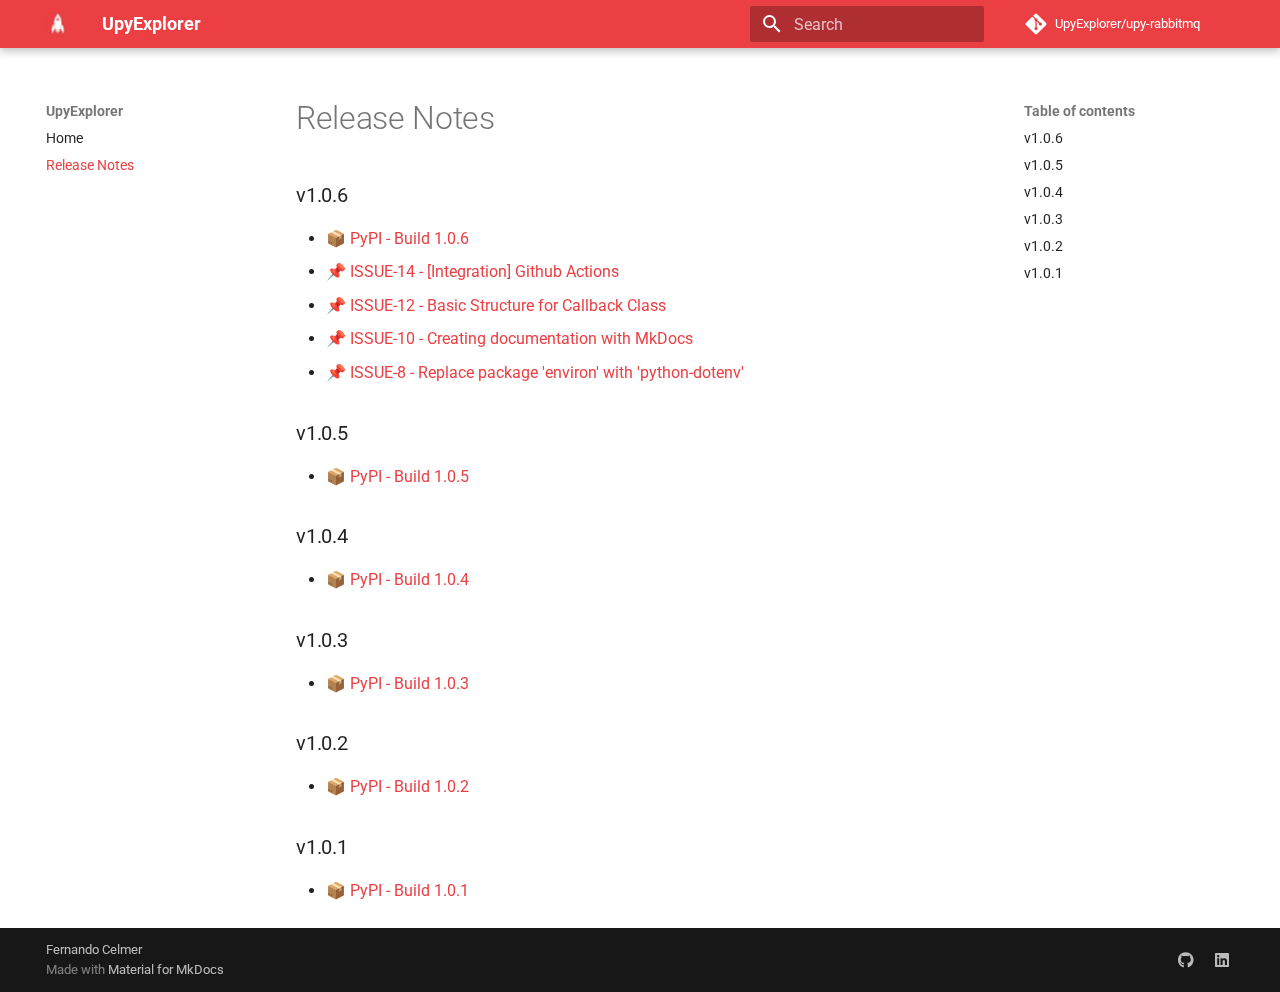
<file: nav/release-notes/index.html>
<!doctype html>
<html lang="en" class="no-js">
  <head>
    
      <meta charset="utf-8">
      <meta name="viewport" content="width=device-width,initial-scale=1">
      
      
      
        <link rel="canonical" href="http://upyexplorer.com/nav/release-notes/">
      
      
        <link rel="prev" href="../..">
      
      
      <link rel="icon" href="../../assets/upy-explorer-icon.jpeg">
      <meta name="generator" content="mkdocs-1.4.2, mkdocs-material-9.1.8">
    
    
      
        <title>Release Notes - UpyExplorer</title>
      
    
    
      <link rel="stylesheet" href="../../assets/stylesheets/main.ded33207.min.css">
      
      

    
    
    
      
        
        
        <link rel="preconnect" href="https://fonts.gstatic.com" crossorigin>
        <link rel="stylesheet" href="https://fonts.googleapis.com/css?family=Roboto:300,300i,400,400i,700,700i%7CRoboto+Mono:400,400i,700,700i&display=fallback">
        <style>:root{--md-text-font:"Roboto";--md-code-font:"Roboto Mono"}</style>
      
    
    
      <link rel="stylesheet" href="../../stylesheets/extra.css">
    
    <script>__md_scope=new URL("../..",location),__md_hash=e=>[...e].reduce((e,_)=>(e<<5)-e+_.charCodeAt(0),0),__md_get=(e,_=localStorage,t=__md_scope)=>JSON.parse(_.getItem(t.pathname+"."+e)),__md_set=(e,_,t=localStorage,a=__md_scope)=>{try{t.setItem(a.pathname+"."+e,JSON.stringify(_))}catch(e){}}</script>
    
      

    
    
    
  </head>
  
  
    <body dir="ltr">
  
    
    
      <script>var palette=__md_get("__palette");if(palette&&"object"==typeof palette.color)for(var key of Object.keys(palette.color))document.body.setAttribute("data-md-color-"+key,palette.color[key])</script>
    
    <input class="md-toggle" data-md-toggle="drawer" type="checkbox" id="__drawer" autocomplete="off">
    <input class="md-toggle" data-md-toggle="search" type="checkbox" id="__search" autocomplete="off">
    <label class="md-overlay" for="__drawer"></label>
    <div data-md-component="skip">
      
        
        <a href="#release-notes" class="md-skip">
          Skip to content
        </a>
      
    </div>
    <div data-md-component="announce">
      
    </div>
    
    
      

  

<header class="md-header md-header--shadow" data-md-component="header">
  <nav class="md-header__inner md-grid" aria-label="Header">
    <a href="../.." title="UpyExplorer" class="md-header__button md-logo" aria-label="UpyExplorer" data-md-component="logo">
      
  <img src="../../assets/upy-explorer-icon.jpeg" alt="logo">

    </a>
    <label class="md-header__button md-icon" for="__drawer">
      <svg xmlns="http://www.w3.org/2000/svg" viewBox="0 0 24 24"><path d="M3 6h18v2H3V6m0 5h18v2H3v-2m0 5h18v2H3v-2Z"/></svg>
    </label>
    <div class="md-header__title" data-md-component="header-title">
      <div class="md-header__ellipsis">
        <div class="md-header__topic">
          <span class="md-ellipsis">
            UpyExplorer
          </span>
        </div>
        <div class="md-header__topic" data-md-component="header-topic">
          <span class="md-ellipsis">
            
              Release Notes
            
          </span>
        </div>
      </div>
    </div>
    
    
    
      <label class="md-header__button md-icon" for="__search">
        <svg xmlns="http://www.w3.org/2000/svg" viewBox="0 0 24 24"><path d="M9.5 3A6.5 6.5 0 0 1 16 9.5c0 1.61-.59 3.09-1.56 4.23l.27.27h.79l5 5-1.5 1.5-5-5v-.79l-.27-.27A6.516 6.516 0 0 1 9.5 16 6.5 6.5 0 0 1 3 9.5 6.5 6.5 0 0 1 9.5 3m0 2C7 5 5 7 5 9.5S7 14 9.5 14 14 12 14 9.5 12 5 9.5 5Z"/></svg>
      </label>
      <div class="md-search" data-md-component="search" role="dialog">
  <label class="md-search__overlay" for="__search"></label>
  <div class="md-search__inner" role="search">
    <form class="md-search__form" name="search">
      <input type="text" class="md-search__input" name="query" aria-label="Search" placeholder="Search" autocapitalize="off" autocorrect="off" autocomplete="off" spellcheck="false" data-md-component="search-query" required>
      <label class="md-search__icon md-icon" for="__search">
        <svg xmlns="http://www.w3.org/2000/svg" viewBox="0 0 24 24"><path d="M9.5 3A6.5 6.5 0 0 1 16 9.5c0 1.61-.59 3.09-1.56 4.23l.27.27h.79l5 5-1.5 1.5-5-5v-.79l-.27-.27A6.516 6.516 0 0 1 9.5 16 6.5 6.5 0 0 1 3 9.5 6.5 6.5 0 0 1 9.5 3m0 2C7 5 5 7 5 9.5S7 14 9.5 14 14 12 14 9.5 12 5 9.5 5Z"/></svg>
        <svg xmlns="http://www.w3.org/2000/svg" viewBox="0 0 24 24"><path d="M20 11v2H8l5.5 5.5-1.42 1.42L4.16 12l7.92-7.92L13.5 5.5 8 11h12Z"/></svg>
      </label>
      <nav class="md-search__options" aria-label="Search">
        
        <button type="reset" class="md-search__icon md-icon" title="Clear" aria-label="Clear" tabindex="-1">
          <svg xmlns="http://www.w3.org/2000/svg" viewBox="0 0 24 24"><path d="M19 6.41 17.59 5 12 10.59 6.41 5 5 6.41 10.59 12 5 17.59 6.41 19 12 13.41 17.59 19 19 17.59 13.41 12 19 6.41Z"/></svg>
        </button>
      </nav>
      
    </form>
    <div class="md-search__output">
      <div class="md-search__scrollwrap" data-md-scrollfix>
        <div class="md-search-result" data-md-component="search-result">
          <div class="md-search-result__meta">
            Initializing search
          </div>
          <ol class="md-search-result__list" role="presentation"></ol>
        </div>
      </div>
    </div>
  </div>
</div>
    
    
      <div class="md-header__source">
        <a href="https://github.com/UpyExplorer/upy-rabbitmq" title="Go to repository" class="md-source" data-md-component="source">
  <div class="md-source__icon md-icon">
    
    <svg xmlns="http://www.w3.org/2000/svg" viewBox="0 0 448 512"><!--! Font Awesome Free 6.4.0 by @fontawesome - https://fontawesome.com License - https://fontawesome.com/license/free (Icons: CC BY 4.0, Fonts: SIL OFL 1.1, Code: MIT License) Copyright 2023 Fonticons, Inc.--><path d="M439.55 236.05 244 40.45a28.87 28.87 0 0 0-40.81 0l-40.66 40.63 51.52 51.52c27.06-9.14 52.68 16.77 43.39 43.68l49.66 49.66c34.23-11.8 61.18 31 35.47 56.69-26.49 26.49-70.21-2.87-56-37.34L240.22 199v121.85c25.3 12.54 22.26 41.85 9.08 55a34.34 34.34 0 0 1-48.55 0c-17.57-17.6-11.07-46.91 11.25-56v-123c-20.8-8.51-24.6-30.74-18.64-45L142.57 101 8.45 235.14a28.86 28.86 0 0 0 0 40.81l195.61 195.6a28.86 28.86 0 0 0 40.8 0l194.69-194.69a28.86 28.86 0 0 0 0-40.81z"/></svg>
  </div>
  <div class="md-source__repository">
    UpyExplorer/upy-rabbitmq
  </div>
</a>
      </div>
    
  </nav>
  
</header>
    
    <div class="md-container" data-md-component="container">
      
      
        
          
        
      
      <main class="md-main" data-md-component="main">
        <div class="md-main__inner md-grid">
          
            
              
              <div class="md-sidebar md-sidebar--primary" data-md-component="sidebar" data-md-type="navigation" >
                <div class="md-sidebar__scrollwrap">
                  <div class="md-sidebar__inner">
                    


<nav class="md-nav md-nav--primary" aria-label="Navigation" data-md-level="0">
  <label class="md-nav__title" for="__drawer">
    <a href="../.." title="UpyExplorer" class="md-nav__button md-logo" aria-label="UpyExplorer" data-md-component="logo">
      
  <img src="../../assets/upy-explorer-icon.jpeg" alt="logo">

    </a>
    UpyExplorer
  </label>
  
    <div class="md-nav__source">
      <a href="https://github.com/UpyExplorer/upy-rabbitmq" title="Go to repository" class="md-source" data-md-component="source">
  <div class="md-source__icon md-icon">
    
    <svg xmlns="http://www.w3.org/2000/svg" viewBox="0 0 448 512"><!--! Font Awesome Free 6.4.0 by @fontawesome - https://fontawesome.com License - https://fontawesome.com/license/free (Icons: CC BY 4.0, Fonts: SIL OFL 1.1, Code: MIT License) Copyright 2023 Fonticons, Inc.--><path d="M439.55 236.05 244 40.45a28.87 28.87 0 0 0-40.81 0l-40.66 40.63 51.52 51.52c27.06-9.14 52.68 16.77 43.39 43.68l49.66 49.66c34.23-11.8 61.18 31 35.47 56.69-26.49 26.49-70.21-2.87-56-37.34L240.22 199v121.85c25.3 12.54 22.26 41.85 9.08 55a34.34 34.34 0 0 1-48.55 0c-17.57-17.6-11.07-46.91 11.25-56v-123c-20.8-8.51-24.6-30.74-18.64-45L142.57 101 8.45 235.14a28.86 28.86 0 0 0 0 40.81l195.61 195.6a28.86 28.86 0 0 0 40.8 0l194.69-194.69a28.86 28.86 0 0 0 0-40.81z"/></svg>
  </div>
  <div class="md-source__repository">
    UpyExplorer/upy-rabbitmq
  </div>
</a>
    </div>
  
  <ul class="md-nav__list" data-md-scrollfix>
    
      
      
      

  
  
  
    <li class="md-nav__item">
      <a href="../.." class="md-nav__link">
        Home
      </a>
    </li>
  

    
      
      
      

  
  
    
  
  
    <li class="md-nav__item md-nav__item--active">
      
      <input class="md-nav__toggle md-toggle" type="checkbox" id="__toc">
      
      
        
      
      
        <label class="md-nav__link md-nav__link--active" for="__toc">
          Release Notes
          <span class="md-nav__icon md-icon"></span>
        </label>
      
      <a href="./" class="md-nav__link md-nav__link--active">
        Release Notes
      </a>
      
        

<nav class="md-nav md-nav--secondary" aria-label="Table of contents">
  
  
  
    
  
  
    <label class="md-nav__title" for="__toc">
      <span class="md-nav__icon md-icon"></span>
      Table of contents
    </label>
    <ul class="md-nav__list" data-md-component="toc" data-md-scrollfix>
      
        <li class="md-nav__item">
  <a href="#v106" class="md-nav__link">
    v1.0.6
  </a>
  
</li>
      
        <li class="md-nav__item">
  <a href="#v105" class="md-nav__link">
    v1.0.5
  </a>
  
</li>
      
        <li class="md-nav__item">
  <a href="#v104" class="md-nav__link">
    v1.0.4
  </a>
  
</li>
      
        <li class="md-nav__item">
  <a href="#v103" class="md-nav__link">
    v1.0.3
  </a>
  
</li>
      
        <li class="md-nav__item">
  <a href="#v102" class="md-nav__link">
    v1.0.2
  </a>
  
</li>
      
        <li class="md-nav__item">
  <a href="#v101" class="md-nav__link">
    v1.0.1
  </a>
  
</li>
      
    </ul>
  
</nav>
      
    </li>
  

    
  </ul>
</nav>
                  </div>
                </div>
              </div>
            
            
              
              <div class="md-sidebar md-sidebar--secondary" data-md-component="sidebar" data-md-type="toc" >
                <div class="md-sidebar__scrollwrap">
                  <div class="md-sidebar__inner">
                    

<nav class="md-nav md-nav--secondary" aria-label="Table of contents">
  
  
  
    
  
  
    <label class="md-nav__title" for="__toc">
      <span class="md-nav__icon md-icon"></span>
      Table of contents
    </label>
    <ul class="md-nav__list" data-md-component="toc" data-md-scrollfix>
      
        <li class="md-nav__item">
  <a href="#v106" class="md-nav__link">
    v1.0.6
  </a>
  
</li>
      
        <li class="md-nav__item">
  <a href="#v105" class="md-nav__link">
    v1.0.5
  </a>
  
</li>
      
        <li class="md-nav__item">
  <a href="#v104" class="md-nav__link">
    v1.0.4
  </a>
  
</li>
      
        <li class="md-nav__item">
  <a href="#v103" class="md-nav__link">
    v1.0.3
  </a>
  
</li>
      
        <li class="md-nav__item">
  <a href="#v102" class="md-nav__link">
    v1.0.2
  </a>
  
</li>
      
        <li class="md-nav__item">
  <a href="#v101" class="md-nav__link">
    v1.0.1
  </a>
  
</li>
      
    </ul>
  
</nav>
                  </div>
                </div>
              </div>
            
          
          
            <div class="md-content" data-md-component="content">
              <article class="md-content__inner md-typeset">
                
                  

  
  


<h1 id="release-notes">Release Notes</h1>
<h3 id="v106">v1.0.6</h3>
<ul>
<li><a href="https://github.com/UpyExplorer/upy-rabbitmq/releases/tag/v1.0.6">📦 PyPI - Build 1.0.6</a></li>
<li><a href="https://github.com/UpyExplorer/upy-rabbitmq/issues/14">📌 ISSUE-14 - [Integration] Github Actions</a></li>
<li><a href="https://github.com/UpyExplorer/upy-rabbitmq/issues/12">📌 ISSUE-12 - Basic Structure for Callback Class</a></li>
<li><a href="https://github.com/UpyExplorer/upy-rabbitmq/issues/10">📌 ISSUE-10 - Creating documentation with MkDocs</a></li>
<li><a href="https://github.com/UpyExplorer/upy-rabbitmq/issues/8">📌 ISSUE-8 - Replace package 'environ' with 'python-dotenv'</a></li>
</ul>
<h3 id="v105">v1.0.5</h3>
<ul>
<li><a href="https://pypi.org/project/upy-rabbitmq/0.0.5/">📦 PyPI - Build 1.0.5</a></li>
</ul>
<h3 id="v104">v1.0.4</h3>
<ul>
<li><a href="https://pypi.org/project/upy-rabbitmq/0.0.4/">📦 PyPI - Build 1.0.4</a></li>
</ul>
<h3 id="v103">v1.0.3</h3>
<ul>
<li><a href="https://pypi.org/project/upy-rabbitmq/0.0.3/">📦 PyPI - Build 1.0.3</a></li>
</ul>
<h3 id="v102">v1.0.2</h3>
<ul>
<li><a href="https://pypi.org/project/upy-rabbitmq/0.0.2/">📦 PyPI - Build 1.0.2</a></li>
</ul>
<h3 id="v101">v1.0.1</h3>
<ul>
<li><a href="https://pypi.org/project/upy-rabbitmq/0.0.1/">📦 PyPI - Build 1.0.1</a></li>
</ul>





                
              </article>
            </div>
          
          
        </div>
        
      </main>
      
        <footer class="md-footer">
  
  <div class="md-footer-meta md-typeset">
    <div class="md-footer-meta__inner md-grid">
      <div class="md-copyright">
  
    <div class="md-copyright__highlight">
      Fernando Celmer
    </div>
  
  
    Made with
    <a href="https://squidfunk.github.io/mkdocs-material/" target="_blank" rel="noopener">
      Material for MkDocs
    </a>
  
</div>
      
        <div class="md-social">
  
    
    
    
    
      
      
    
    <a href="https://github.com/FernandoCelmer" target="_blank" rel="noopener" title="github.com" class="md-social__link">
      <svg xmlns="http://www.w3.org/2000/svg" viewBox="0 0 496 512"><!--! Font Awesome Free 6.4.0 by @fontawesome - https://fontawesome.com License - https://fontawesome.com/license/free (Icons: CC BY 4.0, Fonts: SIL OFL 1.1, Code: MIT License) Copyright 2023 Fonticons, Inc.--><path d="M165.9 397.4c0 2-2.3 3.6-5.2 3.6-3.3.3-5.6-1.3-5.6-3.6 0-2 2.3-3.6 5.2-3.6 3-.3 5.6 1.3 5.6 3.6zm-31.1-4.5c-.7 2 1.3 4.3 4.3 4.9 2.6 1 5.6 0 6.2-2s-1.3-4.3-4.3-5.2c-2.6-.7-5.5.3-6.2 2.3zm44.2-1.7c-2.9.7-4.9 2.6-4.6 4.9.3 2 2.9 3.3 5.9 2.6 2.9-.7 4.9-2.6 4.6-4.6-.3-1.9-3-3.2-5.9-2.9zM244.8 8C106.1 8 0 113.3 0 252c0 110.9 69.8 205.8 169.5 239.2 12.8 2.3 17.3-5.6 17.3-12.1 0-6.2-.3-40.4-.3-61.4 0 0-70 15-84.7-29.8 0 0-11.4-29.1-27.8-36.6 0 0-22.9-15.7 1.6-15.4 0 0 24.9 2 38.6 25.8 21.9 38.6 58.6 27.5 72.9 20.9 2.3-16 8.8-27.1 16-33.7-55.9-6.2-112.3-14.3-112.3-110.5 0-27.5 7.6-41.3 23.6-58.9-2.6-6.5-11.1-33.3 2.6-67.9 20.9-6.5 69 27 69 27 20-5.6 41.5-8.5 62.8-8.5s42.8 2.9 62.8 8.5c0 0 48.1-33.6 69-27 13.7 34.7 5.2 61.4 2.6 67.9 16 17.7 25.8 31.5 25.8 58.9 0 96.5-58.9 104.2-114.8 110.5 9.2 7.9 17 22.9 17 46.4 0 33.7-.3 75.4-.3 83.6 0 6.5 4.6 14.4 17.3 12.1C428.2 457.8 496 362.9 496 252 496 113.3 383.5 8 244.8 8zM97.2 352.9c-1.3 1-1 3.3.7 5.2 1.6 1.6 3.9 2.3 5.2 1 1.3-1 1-3.3-.7-5.2-1.6-1.6-3.9-2.3-5.2-1zm-10.8-8.1c-.7 1.3.3 2.9 2.3 3.9 1.6 1 3.6.7 4.3-.7.7-1.3-.3-2.9-2.3-3.9-2-.6-3.6-.3-4.3.7zm32.4 35.6c-1.6 1.3-1 4.3 1.3 6.2 2.3 2.3 5.2 2.6 6.5 1 1.3-1.3.7-4.3-1.3-6.2-2.2-2.3-5.2-2.6-6.5-1zm-11.4-14.7c-1.6 1-1.6 3.6 0 5.9 1.6 2.3 4.3 3.3 5.6 2.3 1.6-1.3 1.6-3.9 0-6.2-1.4-2.3-4-3.3-5.6-2z"/></svg>
    </a>
  
    
    
    
    
      
      
    
    <a href="https://www.linkedin.com/in/fernando-celmer/" target="_blank" rel="noopener" title="www.linkedin.com" class="md-social__link">
      <svg xmlns="http://www.w3.org/2000/svg" viewBox="0 0 448 512"><!--! Font Awesome Free 6.4.0 by @fontawesome - https://fontawesome.com License - https://fontawesome.com/license/free (Icons: CC BY 4.0, Fonts: SIL OFL 1.1, Code: MIT License) Copyright 2023 Fonticons, Inc.--><path d="M416 32H31.9C14.3 32 0 46.5 0 64.3v383.4C0 465.5 14.3 480 31.9 480H416c17.6 0 32-14.5 32-32.3V64.3c0-17.8-14.4-32.3-32-32.3zM135.4 416H69V202.2h66.5V416zm-33.2-243c-21.3 0-38.5-17.3-38.5-38.5S80.9 96 102.2 96c21.2 0 38.5 17.3 38.5 38.5 0 21.3-17.2 38.5-38.5 38.5zm282.1 243h-66.4V312c0-24.8-.5-56.7-34.5-56.7-34.6 0-39.9 27-39.9 54.9V416h-66.4V202.2h63.7v29.2h.9c8.9-16.8 30.6-34.5 62.9-34.5 67.2 0 79.7 44.3 79.7 101.9V416z"/></svg>
    </a>
  
</div>
      
    </div>
  </div>
</footer>
      
    </div>
    <div class="md-dialog" data-md-component="dialog">
      <div class="md-dialog__inner md-typeset"></div>
    </div>
    
    <script id="__config" type="application/json">{"base": "../..", "features": [], "search": "../../assets/javascripts/workers/search.208ed371.min.js", "translations": {"clipboard.copied": "Copied to clipboard", "clipboard.copy": "Copy to clipboard", "search.result.more.one": "1 more on this page", "search.result.more.other": "# more on this page", "search.result.none": "No matching documents", "search.result.one": "1 matching document", "search.result.other": "# matching documents", "search.result.placeholder": "Type to start searching", "search.result.term.missing": "Missing", "select.version": "Select version"}}</script>
    
    
      <script src="../../assets/javascripts/bundle.51198bba.min.js"></script>
      
    
  </body>
</html>
</file>
<file: stylesheets/extra.css>
:root {
    --md-primary-fg-color:        #eb3f43;
    --md-primary-fg-color--light: #000000b7;
    --md-primary-fg-color--dark:  #eb3f43;
  }
</file>
<file: assets/stylesheets/main.ded33207.min.css>
@charset "UTF-8";html{-webkit-text-size-adjust:none;-moz-text-size-adjust:none;text-size-adjust:none;box-sizing:border-box}*,:after,:before{box-sizing:inherit}@media (prefers-reduced-motion){*,:after,:before{transition:none!important}}body{margin:0}a,button,input,label{-webkit-tap-highlight-color:transparent}a{color:inherit;text-decoration:none}hr{border:0;box-sizing:initial;display:block;height:.05rem;overflow:visible;padding:0}small{font-size:80%}sub,sup{line-height:1em}img{border-style:none}table{border-collapse:initial;border-spacing:0}td,th{font-weight:400;vertical-align:top}button{background:#0000;border:0;font-family:inherit;font-size:inherit;margin:0;padding:0}input{border:0;outline:none}:root{--md-primary-fg-color:#4051b5;--md-primary-fg-color--light:#5d6cc0;--md-primary-fg-color--dark:#303fa1;--md-primary-bg-color:#fff;--md-primary-bg-color--light:#ffffffb3;--md-accent-fg-color:#526cfe;--md-accent-fg-color--transparent:#526cfe1a;--md-accent-bg-color:#fff;--md-accent-bg-color--light:#ffffffb3}:root,[data-md-color-scheme=default]{--md-default-fg-color:#000000de;--md-default-fg-color--light:#0000008a;--md-default-fg-color--lighter:#00000052;--md-default-fg-color--lightest:#00000012;--md-default-bg-color:#fff;--md-default-bg-color--light:#ffffffb3;--md-default-bg-color--lighter:#ffffff4d;--md-default-bg-color--lightest:#ffffff1f;--md-code-fg-color:#36464e;--md-code-bg-color:#f5f5f5;--md-code-hl-color:#ffff0080;--md-code-hl-number-color:#d52a2a;--md-code-hl-special-color:#db1457;--md-code-hl-function-color:#a846b9;--md-code-hl-constant-color:#6e59d9;--md-code-hl-keyword-color:#3f6ec6;--md-code-hl-string-color:#1c7d4d;--md-code-hl-name-color:var(--md-code-fg-color);--md-code-hl-operator-color:var(--md-default-fg-color--light);--md-code-hl-punctuation-color:var(--md-default-fg-color--light);--md-code-hl-comment-color:var(--md-default-fg-color--light);--md-code-hl-generic-color:var(--md-default-fg-color--light);--md-code-hl-variable-color:var(--md-default-fg-color--light);--md-typeset-color:var(--md-default-fg-color);--md-typeset-a-color:var(--md-primary-fg-color);--md-typeset-mark-color:#ffff0080;--md-typeset-del-color:#f5503d26;--md-typeset-ins-color:#0bd57026;--md-typeset-kbd-color:#fafafa;--md-typeset-kbd-accent-color:#fff;--md-typeset-kbd-border-color:#b8b8b8;--md-typeset-table-color:#0000001f;--md-typeset-table-color--light:rgba(0,0,0,.035);--md-admonition-fg-color:var(--md-default-fg-color);--md-admonition-bg-color:var(--md-default-bg-color);--md-warning-fg-color:#000000de;--md-warning-bg-color:#ff9;--md-footer-fg-color:#fff;--md-footer-fg-color--light:#ffffffb3;--md-footer-fg-color--lighter:#ffffff73;--md-footer-bg-color:#000000de;--md-footer-bg-color--dark:#00000052;--md-shadow-z1:0 0.2rem 0.5rem #0000000d,0 0 0.05rem #0000001a;--md-shadow-z2:0 0.2rem 0.5rem #0000001a,0 0 0.05rem #00000040;--md-shadow-z3:0 0.2rem 0.5rem #0003,0 0 0.05rem #00000059}.md-icon svg{fill:currentcolor;display:block;height:1.2rem;width:1.2rem}body{-webkit-font-smoothing:antialiased;-moz-osx-font-smoothing:grayscale;--md-text-font-family:var(--md-text-font,_),-apple-system,BlinkMacSystemFont,Helvetica,Arial,sans-serif;--md-code-font-family:var(--md-code-font,_),SFMono-Regular,Consolas,Menlo,monospace}aside,body,input{font-feature-settings:"kern","liga";color:var(--md-typeset-color);font-family:var(--md-text-font-family)}code,kbd,pre{font-feature-settings:"kern";font-family:var(--md-code-font-family)}:root{--md-typeset-table-sort-icon:url('data:image/svg+xml;charset=utf-8,<svg xmlns="http://www.w3.org/2000/svg" viewBox="0 0 24 24"><path d="m18 21-4-4h3V7h-3l4-4 4 4h-3v10h3M2 19v-2h10v2M2 13v-2h7v2M2 7V5h4v2H2Z"/></svg>');--md-typeset-table-sort-icon--asc:url('data:image/svg+xml;charset=utf-8,<svg xmlns="http://www.w3.org/2000/svg" viewBox="0 0 24 24"><path d="M19 17h3l-4 4-4-4h3V3h2M2 17h10v2H2M6 5v2H2V5m0 6h7v2H2v-2Z"/></svg>');--md-typeset-table-sort-icon--desc:url('data:image/svg+xml;charset=utf-8,<svg xmlns="http://www.w3.org/2000/svg" viewBox="0 0 24 24"><path d="M19 7h3l-4-4-4 4h3v14h2M2 17h10v2H2M6 5v2H2V5m0 6h7v2H2v-2Z"/></svg>')}.md-typeset{-webkit-print-color-adjust:exact;color-adjust:exact;font-size:.8rem;line-height:1.6}@media print{.md-typeset{font-size:.68rem}}.md-typeset blockquote,.md-typeset dl,.md-typeset figure,.md-typeset ol,.md-typeset pre,.md-typeset ul{margin-bottom:1em;margin-top:1em}.md-typeset h1{color:var(--md-default-fg-color--light);font-size:2em;line-height:1.3;margin:0 0 1.25em}.md-typeset h1,.md-typeset h2{font-weight:300;letter-spacing:-.01em}.md-typeset h2{font-size:1.5625em;line-height:1.4;margin:1.6em 0 .64em}.md-typeset h3{font-size:1.25em;font-weight:400;letter-spacing:-.01em;line-height:1.5;margin:1.6em 0 .8em}.md-typeset h2+h3{margin-top:.8em}.md-typeset h4{font-weight:700;letter-spacing:-.01em;margin:1em 0}.md-typeset h5,.md-typeset h6{color:var(--md-default-fg-color--light);font-size:.8em;font-weight:700;letter-spacing:-.01em;margin:1.25em 0}.md-typeset h5{text-transform:uppercase}.md-typeset hr{border-bottom:.05rem solid var(--md-default-fg-color--lightest);display:flow-root;margin:1.5em 0}.md-typeset a{color:var(--md-typeset-a-color);word-break:break-word}.md-typeset a,.md-typeset a:before{transition:color 125ms}.md-typeset a:focus,.md-typeset a:hover{color:var(--md-accent-fg-color)}.md-typeset a:focus code,.md-typeset a:hover code{background-color:var(--md-accent-fg-color--transparent)}.md-typeset a code{color:currentcolor;transition:background-color 125ms}.md-typeset a.focus-visible{outline-color:var(--md-accent-fg-color);outline-offset:.2rem}.md-typeset code,.md-typeset kbd,.md-typeset pre{color:var(--md-code-fg-color);direction:ltr;font-variant-ligatures:none}@media print{.md-typeset code,.md-typeset kbd,.md-typeset pre{white-space:pre-wrap}}.md-typeset code{background-color:var(--md-code-bg-color);border-radius:.1rem;-webkit-box-decoration-break:clone;box-decoration-break:clone;font-size:.85em;padding:0 .2941176471em;word-break:break-word}.md-typeset code:not(.focus-visible){-webkit-tap-highlight-color:transparent;outline:none}.md-typeset pre{display:flow-root;line-height:1.4;position:relative}.md-typeset pre>code{-webkit-box-decoration-break:slice;box-decoration-break:slice;box-shadow:none;display:block;margin:0;outline-color:var(--md-accent-fg-color);overflow:auto;padding:.7720588235em 1.1764705882em;scrollbar-color:var(--md-default-fg-color--lighter) #0000;scrollbar-width:thin;touch-action:auto;word-break:normal}.md-typeset pre>code:hover{scrollbar-color:var(--md-accent-fg-color) #0000}.md-typeset pre>code::-webkit-scrollbar{height:.2rem;width:.2rem}.md-typeset pre>code::-webkit-scrollbar-thumb{background-color:var(--md-default-fg-color--lighter)}.md-typeset pre>code::-webkit-scrollbar-thumb:hover{background-color:var(--md-accent-fg-color)}.md-typeset kbd{background-color:var(--md-typeset-kbd-color);border-radius:.1rem;box-shadow:0 .1rem 0 .05rem var(--md-typeset-kbd-border-color),0 .1rem 0 var(--md-typeset-kbd-border-color),0 -.1rem .2rem var(--md-typeset-kbd-accent-color) inset;color:var(--md-default-fg-color);display:inline-block;font-size:.75em;padding:0 .6666666667em;vertical-align:text-top;word-break:break-word}.md-typeset mark{background-color:var(--md-typeset-mark-color);-webkit-box-decoration-break:clone;box-decoration-break:clone;color:inherit;word-break:break-word}.md-typeset abbr{border-bottom:.05rem dotted var(--md-default-fg-color--light);cursor:help;text-decoration:none}@media (hover:none){.md-typeset abbr[title]:focus:after,.md-typeset abbr[title]:hover:after{background-color:var(--md-default-fg-color);border-radius:.1rem;box-shadow:var(--md-shadow-z3);color:var(--md-default-bg-color);content:attr(title);font-size:.7rem;left:.8rem;margin-top:2em;padding:.2rem .3rem;position:absolute;right:.8rem}}.md-typeset small{opacity:.75}[dir=ltr] .md-typeset sub,[dir=ltr] .md-typeset sup{margin-left:.078125em}[dir=rtl] .md-typeset sub,[dir=rtl] .md-typeset sup{margin-right:.078125em}[dir=ltr] .md-typeset blockquote{padding-left:.6rem}[dir=rtl] .md-typeset blockquote{padding-right:.6rem}[dir=ltr] .md-typeset blockquote{border-left:.2rem solid var(--md-default-fg-color--lighter)}[dir=rtl] .md-typeset blockquote{border-right:.2rem solid var(--md-default-fg-color--lighter)}.md-typeset blockquote{color:var(--md-default-fg-color--light);margin-left:0;margin-right:0}.md-typeset ul{list-style-type:disc}[dir=ltr] .md-typeset ol,[dir=ltr] .md-typeset ul{margin-left:.625em}[dir=rtl] .md-typeset ol,[dir=rtl] .md-typeset ul{margin-right:.625em}.md-typeset ol,.md-typeset ul{padding:0}.md-typeset ol:not([hidden]),.md-typeset ul:not([hidden]){display:flow-root}.md-typeset ol ol,.md-typeset ul ol{list-style-type:lower-alpha}.md-typeset ol ol ol,.md-typeset ul ol ol{list-style-type:lower-roman}[dir=ltr] .md-typeset ol li,[dir=ltr] .md-typeset ul li{margin-left:1.25em}[dir=rtl] .md-typeset ol li,[dir=rtl] .md-typeset ul li{margin-right:1.25em}.md-typeset ol li,.md-typeset ul li{margin-bottom:.5em}.md-typeset ol li blockquote,.md-typeset ol li p,.md-typeset ul li blockquote,.md-typeset ul li p{margin:.5em 0}.md-typeset ol li:last-child,.md-typeset ul li:last-child{margin-bottom:0}[dir=ltr] .md-typeset ol li ol,[dir=ltr] .md-typeset ol li ul,[dir=ltr] .md-typeset ul li ol,[dir=ltr] .md-typeset ul li ul{margin-left:.625em}[dir=rtl] .md-typeset ol li ol,[dir=rtl] .md-typeset ol li ul,[dir=rtl] .md-typeset ul li ol,[dir=rtl] .md-typeset ul li ul{margin-right:.625em}.md-typeset ol li ol,.md-typeset ol li ul,.md-typeset ul li ol,.md-typeset ul li ul{margin-bottom:.5em;margin-top:.5em}[dir=ltr] .md-typeset dd{margin-left:1.875em}[dir=rtl] .md-typeset dd{margin-right:1.875em}.md-typeset dd{margin-bottom:1.5em;margin-top:1em}.md-typeset img,.md-typeset svg,.md-typeset video{height:auto;max-width:100%}.md-typeset img[align=left]{margin:1em 1em 1em 0}.md-typeset img[align=right]{margin:1em 0 1em 1em}.md-typeset img[align]:only-child{margin-top:0}.md-typeset img[src$="#gh-dark-mode-only"],.md-typeset img[src$="#only-dark"]{display:none}.md-typeset figure{display:flow-root;margin:1em auto;max-width:100%;text-align:center;width:-webkit-fit-content;width:-moz-fit-content;width:fit-content}.md-typeset figure img{display:block}.md-typeset figcaption{font-style:italic;margin:1em auto;max-width:24rem}.md-typeset iframe{max-width:100%}.md-typeset table:not([class]){background-color:var(--md-default-bg-color);border:.05rem solid var(--md-typeset-table-color);border-radius:.1rem;display:inline-block;font-size:.64rem;max-width:100%;overflow:auto;touch-action:auto}@media print{.md-typeset table:not([class]){display:table}}.md-typeset table:not([class])+*{margin-top:1.5em}.md-typeset table:not([class]) td>:first-child,.md-typeset table:not([class]) th>:first-child{margin-top:0}.md-typeset table:not([class]) td>:last-child,.md-typeset table:not([class]) th>:last-child{margin-bottom:0}.md-typeset table:not([class]) td:not([align]),.md-typeset table:not([class]) th:not([align]){text-align:left}[dir=rtl] .md-typeset table:not([class]) td:not([align]),[dir=rtl] .md-typeset table:not([class]) th:not([align]){text-align:right}.md-typeset table:not([class]) th{font-weight:700;min-width:5rem;padding:.9375em 1.25em;vertical-align:top}.md-typeset table:not([class]) td{border-top:.05rem solid var(--md-typeset-table-color);padding:.9375em 1.25em;vertical-align:top}.md-typeset table:not([class]) tbody tr{transition:background-color 125ms}.md-typeset table:not([class]) tbody tr:hover{background-color:var(--md-typeset-table-color--light);box-shadow:0 .05rem 0 var(--md-default-bg-color) inset}.md-typeset table:not([class]) a{word-break:normal}.md-typeset table th[role=columnheader]{cursor:pointer}[dir=ltr] .md-typeset table th[role=columnheader]:after{margin-left:.5em}[dir=rtl] .md-typeset table th[role=columnheader]:after{margin-right:.5em}.md-typeset table th[role=columnheader]:after{content:"";display:inline-block;height:1.2em;-webkit-mask-image:var(--md-typeset-table-sort-icon);mask-image:var(--md-typeset-table-sort-icon);-webkit-mask-repeat:no-repeat;mask-repeat:no-repeat;-webkit-mask-size:contain;mask-size:contain;transition:background-color 125ms;vertical-align:text-bottom;width:1.2em}.md-typeset table th[role=columnheader]:hover:after{background-color:var(--md-default-fg-color--lighter)}.md-typeset table th[role=columnheader][aria-sort=ascending]:after{background-color:var(--md-default-fg-color--light);-webkit-mask-image:var(--md-typeset-table-sort-icon--asc);mask-image:var(--md-typeset-table-sort-icon--asc)}.md-typeset table th[role=columnheader][aria-sort=descending]:after{background-color:var(--md-default-fg-color--light);-webkit-mask-image:var(--md-typeset-table-sort-icon--desc);mask-image:var(--md-typeset-table-sort-icon--desc)}.md-typeset__scrollwrap{margin:1em -.8rem;overflow-x:auto;touch-action:auto}.md-typeset__table{display:inline-block;margin-bottom:.5em;padding:0 .8rem}@media print{.md-typeset__table{display:block}}html .md-typeset__table table{display:table;margin:0;overflow:hidden;width:100%}@media screen and (max-width:44.9375em){.md-content__inner>pre{margin:1em -.8rem}.md-content__inner>pre code{border-radius:0}}.md-banner{background-color:var(--md-footer-bg-color);color:var(--md-footer-fg-color);overflow:auto}@media print{.md-banner{display:none}}.md-banner--warning{background-color:var(--md-warning-bg-color);color:var(--md-warning-fg-color)}.md-banner__inner{font-size:.7rem;margin:.6rem auto;padding:0 .8rem}[dir=ltr] .md-banner__button{float:right}[dir=rtl] .md-banner__button{float:left}.md-banner__button{color:inherit;cursor:pointer;transition:opacity .25s}.md-banner__button:hover{opacity:.7}html{font-size:125%;height:100%;overflow-x:hidden}@media screen and (min-width:100em){html{font-size:137.5%}}@media screen and (min-width:125em){html{font-size:150%}}body{background-color:var(--md-default-bg-color);display:flex;flex-direction:column;font-size:.5rem;min-height:100%;position:relative;width:100%}@media print{body{display:block}}@media screen and (max-width:59.9375em){body[data-md-scrolllock]{position:fixed}}.md-grid{margin-left:auto;margin-right:auto;max-width:61rem}.md-container{display:flex;flex-direction:column;flex-grow:1}@media print{.md-container{display:block}}.md-main{flex-grow:1}.md-main__inner{display:flex;height:100%;margin-top:1.5rem}.md-ellipsis{overflow:hidden;text-overflow:ellipsis}.md-toggle{display:none}.md-option{height:0;opacity:0;position:absolute;width:0}.md-option:checked+label:not([hidden]){display:block}.md-option.focus-visible+label{outline-color:var(--md-accent-fg-color);outline-style:auto}.md-skip{background-color:var(--md-default-fg-color);border-radius:.1rem;color:var(--md-default-bg-color);font-size:.64rem;margin:.5rem;opacity:0;outline-color:var(--md-accent-fg-color);padding:.3rem .5rem;position:fixed;transform:translateY(.4rem);z-index:-1}.md-skip:focus{opacity:1;transform:translateY(0);transition:transform .25s cubic-bezier(.4,0,.2,1),opacity 175ms 75ms;z-index:10}@page{margin:25mm}:root{--md-clipboard-icon:url('data:image/svg+xml;charset=utf-8,<svg xmlns="http://www.w3.org/2000/svg" viewBox="0 0 24 24"><path d="M19 21H8V7h11m0-2H8a2 2 0 0 0-2 2v14a2 2 0 0 0 2 2h11a2 2 0 0 0 2-2V7a2 2 0 0 0-2-2m-3-4H4a2 2 0 0 0-2 2v14h2V3h12V1Z"/></svg>')}.md-clipboard{border-radius:.1rem;color:var(--md-default-fg-color--lightest);cursor:pointer;height:1.5em;outline-color:var(--md-accent-fg-color);outline-offset:.1rem;position:absolute;right:.5em;top:.5em;transition:color .25s;width:1.5em;z-index:1}@media print{.md-clipboard{display:none}}.md-clipboard:not(.focus-visible){-webkit-tap-highlight-color:transparent;outline:none}:hover>.md-clipboard{color:var(--md-default-fg-color--light)}.md-clipboard:focus,.md-clipboard:hover{color:var(--md-accent-fg-color)}.md-clipboard:after{background-color:currentcolor;content:"";display:block;height:1.125em;margin:0 auto;-webkit-mask-image:var(--md-clipboard-icon);mask-image:var(--md-clipboard-icon);-webkit-mask-position:center;mask-position:center;-webkit-mask-repeat:no-repeat;mask-repeat:no-repeat;-webkit-mask-size:contain;mask-size:contain;width:1.125em}.md-clipboard--inline{cursor:pointer}.md-clipboard--inline code{transition:color .25s,background-color .25s}.md-clipboard--inline:focus code,.md-clipboard--inline:hover code{background-color:var(--md-accent-fg-color--transparent);color:var(--md-accent-fg-color)}@keyframes consent{0%{opacity:0;transform:translateY(100%)}to{opacity:1;transform:translateY(0)}}@keyframes overlay{0%{opacity:0}to{opacity:1}}.md-consent__overlay{animation:overlay .25s both;-webkit-backdrop-filter:blur(.1rem);backdrop-filter:blur(.1rem);background-color:#0000008a;height:100%;opacity:1;position:fixed;top:0;width:100%;z-index:5}.md-consent__inner{animation:consent .5s cubic-bezier(.1,.7,.1,1) both;background-color:var(--md-default-bg-color);border:0;border-radius:.1rem;bottom:0;box-shadow:0 0 .2rem #0000001a,0 .2rem .4rem #0003;max-height:100%;overflow:auto;padding:0;position:fixed;width:100%;z-index:5}.md-consent__form{padding:.8rem}.md-consent__settings{display:none;margin:1em 0}input:checked+.md-consent__settings{display:block}.md-consent__controls{margin-bottom:.8rem}.md-typeset .md-consent__controls .md-button{display:inline}@media screen and (max-width:44.9375em){.md-typeset .md-consent__controls .md-button{display:block;margin-top:.4rem;text-align:center;width:100%}}.md-consent label{cursor:pointer}.md-content{flex-grow:1;min-width:0}.md-content__inner{margin:0 .8rem 1.2rem;padding-top:.6rem}@media screen and (min-width:76.25em){[dir=ltr] .md-sidebar--primary:not([hidden])~.md-content>.md-content__inner{margin-left:1.2rem}[dir=ltr] .md-sidebar--secondary:not([hidden])~.md-content>.md-content__inner,[dir=rtl] .md-sidebar--primary:not([hidden])~.md-content>.md-content__inner{margin-right:1.2rem}[dir=rtl] .md-sidebar--secondary:not([hidden])~.md-content>.md-content__inner{margin-left:1.2rem}}.md-content__inner:before{content:"";display:block;height:.4rem}.md-content__inner>:last-child{margin-bottom:0}[dir=ltr] .md-content__button{float:right}[dir=rtl] .md-content__button{float:left}[dir=ltr] .md-content__button{margin-left:.4rem}[dir=rtl] .md-content__button{margin-right:.4rem}.md-content__button{margin:.4rem 0;padding:0}@media print{.md-content__button{display:none}}.md-typeset .md-content__button{color:var(--md-default-fg-color--lighter)}.md-content__button svg{display:inline;vertical-align:top}[dir=rtl] .md-content__button svg{transform:scaleX(-1)}[dir=ltr] .md-dialog{right:.8rem}[dir=rtl] .md-dialog{left:.8rem}.md-dialog{background-color:var(--md-default-fg-color);border-radius:.1rem;bottom:.8rem;box-shadow:var(--md-shadow-z3);min-width:11.1rem;opacity:0;padding:.4rem .6rem;pointer-events:none;position:fixed;transform:translateY(100%);transition:transform 0ms .4s,opacity .4s;z-index:4}@media print{.md-dialog{display:none}}.md-dialog--active{opacity:1;pointer-events:auto;transform:translateY(0);transition:transform .4s cubic-bezier(.075,.85,.175,1),opacity .4s}.md-dialog__inner{color:var(--md-default-bg-color);font-size:.7rem}.md-feedback{margin:2em 0 1em;text-align:center}.md-feedback fieldset{border:none;margin:0;padding:0}.md-feedback__title{font-weight:700;margin:1em auto}.md-feedback__inner{position:relative}.md-feedback__list{align-content:baseline;display:flex;flex-wrap:wrap;justify-content:center;position:relative}.md-feedback__list:hover .md-icon:not(:disabled){color:var(--md-default-fg-color--lighter)}:disabled .md-feedback__list{min-height:1.8rem}.md-feedback__icon{color:var(--md-default-fg-color--light);cursor:pointer;flex-shrink:0;margin:0 .1rem;transition:color 125ms}.md-feedback__icon:not(:disabled).md-icon:hover{color:var(--md-accent-fg-color)}.md-feedback__icon:disabled{color:var(--md-default-fg-color--lightest);pointer-events:none}.md-feedback__note{opacity:0;position:relative;transform:translateY(.4rem);transition:transform .4s cubic-bezier(.1,.7,.1,1),opacity .15s}.md-feedback__note>*{margin:0 auto;max-width:16rem}:disabled .md-feedback__note{opacity:1;transform:translateY(0)}.md-footer{background-color:var(--md-footer-bg-color);color:var(--md-footer-fg-color)}@media print{.md-footer{display:none}}.md-footer__inner{justify-content:space-between;overflow:auto;padding:.2rem}.md-footer__inner:not([hidden]){display:flex}.md-footer__link{align-items:end;display:flex;flex-grow:0.01;margin-bottom:.4rem;margin-top:1rem;max-width:100%;outline-color:var(--md-accent-fg-color);overflow:hidden;transition:opacity .25s}.md-footer__link:focus,.md-footer__link:hover{opacity:.7}[dir=rtl] .md-footer__link svg{transform:scaleX(-1)}@media screen and (max-width:44.9375em){.md-footer__link--prev{flex-shrink:0}.md-footer__link--prev .md-footer__title{display:none}}[dir=ltr] .md-footer__link--next{margin-left:auto}[dir=rtl] .md-footer__link--next{margin-right:auto}.md-footer__link--next{text-align:right}[dir=rtl] .md-footer__link--next{text-align:left}.md-footer__title{flex-grow:1;font-size:.9rem;margin-bottom:.7rem;max-width:calc(100% - 2.4rem);padding:0 1rem;white-space:nowrap}.md-footer__button{margin:.2rem;padding:.4rem}.md-footer__direction{font-size:.64rem;opacity:.7}.md-footer-meta{background-color:var(--md-footer-bg-color--dark)}.md-footer-meta__inner{display:flex;flex-wrap:wrap;justify-content:space-between;padding:.2rem}html .md-footer-meta.md-typeset a{color:var(--md-footer-fg-color--light)}html .md-footer-meta.md-typeset a:focus,html .md-footer-meta.md-typeset a:hover{color:var(--md-footer-fg-color)}.md-copyright{color:var(--md-footer-fg-color--lighter);font-size:.64rem;margin:auto .6rem;padding:.4rem 0;width:100%}@media screen and (min-width:45em){.md-copyright{width:auto}}.md-copyright__highlight{color:var(--md-footer-fg-color--light)}.md-social{margin:0 .4rem;padding:.2rem 0 .6rem}@media screen and (min-width:45em){.md-social{padding:.6rem 0}}.md-social__link{display:inline-block;height:1.6rem;text-align:center;width:1.6rem}.md-social__link:before{line-height:1.9}.md-social__link svg{fill:currentcolor;max-height:.8rem;vertical-align:-25%}.md-typeset .md-button{border:.1rem solid;border-radius:.1rem;color:var(--md-primary-fg-color);cursor:pointer;display:inline-block;font-weight:700;padding:.625em 2em;transition:color 125ms,background-color 125ms,border-color 125ms}.md-typeset .md-button--primary{background-color:var(--md-primary-fg-color);border-color:var(--md-primary-fg-color);color:var(--md-primary-bg-color)}.md-typeset .md-button:focus,.md-typeset .md-button:hover{background-color:var(--md-accent-fg-color);border-color:var(--md-accent-fg-color);color:var(--md-accent-bg-color)}[dir=ltr] .md-typeset .md-input{border-top-left-radius:.1rem}[dir=ltr] .md-typeset .md-input,[dir=rtl] .md-typeset .md-input{border-top-right-radius:.1rem}[dir=rtl] .md-typeset .md-input{border-top-left-radius:.1rem}.md-typeset .md-input{border-bottom:.1rem solid var(--md-default-fg-color--lighter);box-shadow:var(--md-shadow-z1);font-size:.8rem;height:1.8rem;padding:0 .6rem;transition:border .25s,box-shadow .25s}.md-typeset .md-input:focus,.md-typeset .md-input:hover{border-bottom-color:var(--md-accent-fg-color);box-shadow:var(--md-shadow-z2)}.md-typeset .md-input--stretch{width:100%}.md-header{background-color:var(--md-primary-fg-color);box-shadow:0 0 .2rem #0000,0 .2rem .4rem #0000;color:var(--md-primary-bg-color);display:block;left:0;position:sticky;right:0;top:0;z-index:4}@media print{.md-header{display:none}}.md-header[hidden]{transform:translateY(-100%);transition:transform .25s cubic-bezier(.8,0,.6,1),box-shadow .25s}.md-header--shadow{box-shadow:0 0 .2rem #0000001a,0 .2rem .4rem #0003;transition:transform .25s cubic-bezier(.1,.7,.1,1),box-shadow .25s}.md-header__inner{align-items:center;display:flex;padding:0 .2rem}.md-header__button{color:currentcolor;cursor:pointer;margin:.2rem;outline-color:var(--md-accent-fg-color);padding:.4rem;position:relative;transition:opacity .25s;vertical-align:middle;z-index:1}.md-header__button:hover{opacity:.7}.md-header__button:not([hidden]){display:inline-block}.md-header__button:not(.focus-visible){-webkit-tap-highlight-color:transparent;outline:none}.md-header__button.md-logo{margin:.2rem;padding:.4rem}@media screen and (max-width:76.1875em){.md-header__button.md-logo{display:none}}.md-header__button.md-logo img,.md-header__button.md-logo svg{fill:currentcolor;display:block;height:1.2rem;width:auto}@media screen and (min-width:60em){.md-header__button[for=__search]{display:none}}.no-js .md-header__button[for=__search]{display:none}[dir=rtl] .md-header__button[for=__search] svg{transform:scaleX(-1)}@media screen and (min-width:76.25em){.md-header__button[for=__drawer]{display:none}}.md-header__topic{display:flex;max-width:100%;position:absolute;transition:transform .4s cubic-bezier(.1,.7,.1,1),opacity .15s;white-space:nowrap}.md-header__topic+.md-header__topic{opacity:0;pointer-events:none;transform:translateX(1.25rem);transition:transform .4s cubic-bezier(1,.7,.1,.1),opacity .15s;z-index:-1}[dir=rtl] .md-header__topic+.md-header__topic{transform:translateX(-1.25rem)}.md-header__topic:first-child{font-weight:700}[dir=ltr] .md-header__title{margin-left:1rem}[dir=rtl] .md-header__title{margin-right:1rem}[dir=ltr] .md-header__title{margin-right:.4rem}[dir=rtl] .md-header__title{margin-left:.4rem}.md-header__title{flex-grow:1;font-size:.9rem;height:2.4rem;line-height:2.4rem}.md-header__title--active .md-header__topic{opacity:0;pointer-events:none;transform:translateX(-1.25rem);transition:transform .4s cubic-bezier(1,.7,.1,.1),opacity .15s;z-index:-1}[dir=rtl] .md-header__title--active .md-header__topic{transform:translateX(1.25rem)}.md-header__title--active .md-header__topic+.md-header__topic{opacity:1;pointer-events:auto;transform:translateX(0);transition:transform .4s cubic-bezier(.1,.7,.1,1),opacity .15s;z-index:0}.md-header__title>.md-header__ellipsis{height:100%;position:relative;width:100%}.md-header__option{display:flex;flex-shrink:0;max-width:100%;transition:max-width 0ms .25s,opacity .25s .25s;white-space:nowrap}[data-md-toggle=search]:checked~.md-header .md-header__option{max-width:0;opacity:0;transition:max-width 0ms,opacity 0ms}.md-header__source{display:none}@media screen and (min-width:60em){[dir=ltr] .md-header__source{margin-left:1rem}[dir=rtl] .md-header__source{margin-right:1rem}.md-header__source{display:block;max-width:11.7rem;width:11.7rem}}@media screen and (min-width:76.25em){[dir=ltr] .md-header__source{margin-left:1.4rem}[dir=rtl] .md-header__source{margin-right:1.4rem}}:root{--md-nav-icon--prev:url('data:image/svg+xml;charset=utf-8,<svg xmlns="http://www.w3.org/2000/svg" viewBox="0 0 24 24"><path d="M20 11v2H8l5.5 5.5-1.42 1.42L4.16 12l7.92-7.92L13.5 5.5 8 11h12Z"/></svg>');--md-nav-icon--next:url('data:image/svg+xml;charset=utf-8,<svg xmlns="http://www.w3.org/2000/svg" viewBox="0 0 24 24"><path d="M8.59 16.58 13.17 12 8.59 7.41 10 6l6 6-6 6-1.41-1.42Z"/></svg>');--md-toc-icon:url('data:image/svg+xml;charset=utf-8,<svg xmlns="http://www.w3.org/2000/svg" viewBox="0 0 24 24"><path d="M3 9h14V7H3v2m0 4h14v-2H3v2m0 4h14v-2H3v2m16 0h2v-2h-2v2m0-10v2h2V7h-2m0 6h2v-2h-2v2Z"/></svg>')}.md-nav{font-size:.7rem;line-height:1.3}.md-nav__title{color:var(--md-default-fg-color--light);display:block;font-weight:700;overflow:hidden;padding:0 .6rem;text-overflow:ellipsis}.md-nav__title .md-nav__button{display:none}.md-nav__title .md-nav__button img{height:100%;width:auto}.md-nav__title .md-nav__button.md-logo img,.md-nav__title .md-nav__button.md-logo svg{fill:currentcolor;display:block;height:2.4rem;max-width:100%;object-fit:contain;width:auto}.md-nav__list{list-style:none;margin:0;padding:0}.md-nav__item{padding:0 .6rem}[dir=ltr] .md-nav__item .md-nav__item{padding-right:0}[dir=rtl] .md-nav__item .md-nav__item{padding-left:0}.md-nav__link{align-items:center;cursor:pointer;display:flex;justify-content:space-between;margin-top:.625em;overflow:hidden;scroll-snap-align:start;text-overflow:ellipsis;transition:color 125ms}.md-nav__link--passed{color:var(--md-default-fg-color--light)}.md-nav__item .md-nav__link--active{color:var(--md-typeset-a-color)}.md-nav__item .md-nav__link--index [href]{width:100%}.md-nav__link:focus,.md-nav__link:hover{color:var(--md-accent-fg-color)}.md-nav__link.focus-visible{outline-color:var(--md-accent-fg-color);outline-offset:.2rem}.md-nav--primary .md-nav__link[for=__toc]{display:none}.md-nav--primary .md-nav__link[for=__toc] .md-icon:after{background-color:currentcolor;display:block;height:100%;-webkit-mask-image:var(--md-toc-icon);mask-image:var(--md-toc-icon);width:100%}.md-nav--primary .md-nav__link[for=__toc]~.md-nav{display:none}.md-nav__link>*{cursor:pointer;display:flex}.md-nav__icon{flex-shrink:0}.md-nav__source{display:none}@media screen and (max-width:76.1875em){.md-nav--primary,.md-nav--primary .md-nav{background-color:var(--md-default-bg-color);display:flex;flex-direction:column;height:100%;left:0;position:absolute;right:0;top:0;z-index:1}.md-nav--primary .md-nav__item,.md-nav--primary .md-nav__title{font-size:.8rem;line-height:1.5}.md-nav--primary .md-nav__title{background-color:var(--md-default-fg-color--lightest);color:var(--md-default-fg-color--light);cursor:pointer;height:5.6rem;line-height:2.4rem;padding:3rem .8rem .2rem;position:relative;white-space:nowrap}[dir=ltr] .md-nav--primary .md-nav__title .md-nav__icon{left:.4rem}[dir=rtl] .md-nav--primary .md-nav__title .md-nav__icon{right:.4rem}.md-nav--primary .md-nav__title .md-nav__icon{display:block;height:1.2rem;margin:.2rem;position:absolute;top:.4rem;width:1.2rem}.md-nav--primary .md-nav__title .md-nav__icon:after{background-color:currentcolor;content:"";display:block;height:100%;-webkit-mask-image:var(--md-nav-icon--prev);mask-image:var(--md-nav-icon--prev);-webkit-mask-position:center;mask-position:center;-webkit-mask-repeat:no-repeat;mask-repeat:no-repeat;-webkit-mask-size:contain;mask-size:contain;width:100%}.md-nav--primary .md-nav__title~.md-nav__list{background-color:var(--md-default-bg-color);box-shadow:0 .05rem 0 var(--md-default-fg-color--lightest) inset;overflow-y:auto;scroll-snap-type:y mandatory;touch-action:pan-y}.md-nav--primary .md-nav__title~.md-nav__list>:first-child{border-top:0}.md-nav--primary .md-nav__title[for=__drawer]{background-color:var(--md-primary-fg-color);color:var(--md-primary-bg-color);font-weight:700}.md-nav--primary .md-nav__title .md-logo{display:block;left:.2rem;margin:.2rem;padding:.4rem;position:absolute;right:.2rem;top:.2rem}.md-nav--primary .md-nav__list{flex:1}.md-nav--primary .md-nav__item{border-top:.05rem solid var(--md-default-fg-color--lightest);padding:0}.md-nav--primary .md-nav__item--active>.md-nav__link{color:var(--md-typeset-a-color)}.md-nav--primary .md-nav__item--active>.md-nav__link:focus,.md-nav--primary .md-nav__item--active>.md-nav__link:hover{color:var(--md-accent-fg-color)}.md-nav--primary .md-nav__link{margin-top:0;padding:.6rem .8rem}[dir=ltr] .md-nav--primary .md-nav__link .md-nav__icon{margin-right:-.2rem}[dir=rtl] .md-nav--primary .md-nav__link .md-nav__icon{margin-left:-.2rem}.md-nav--primary .md-nav__link .md-nav__icon{font-size:1.2rem;height:1.2rem;width:1.2rem}.md-nav--primary .md-nav__link .md-nav__icon:after{background-color:currentcolor;content:"";display:block;height:100%;-webkit-mask-image:var(--md-nav-icon--next);mask-image:var(--md-nav-icon--next);-webkit-mask-position:center;mask-position:center;-webkit-mask-repeat:no-repeat;mask-repeat:no-repeat;-webkit-mask-size:contain;mask-size:contain;width:100%}[dir=rtl] .md-nav--primary .md-nav__icon:after{transform:scale(-1)}.md-nav--primary .md-nav--secondary .md-nav{background-color:initial;position:static}[dir=ltr] .md-nav--primary .md-nav--secondary .md-nav .md-nav__link{padding-left:1.4rem}[dir=rtl] .md-nav--primary .md-nav--secondary .md-nav .md-nav__link{padding-right:1.4rem}[dir=ltr] .md-nav--primary .md-nav--secondary .md-nav .md-nav .md-nav__link{padding-left:2rem}[dir=rtl] .md-nav--primary .md-nav--secondary .md-nav .md-nav .md-nav__link{padding-right:2rem}[dir=ltr] .md-nav--primary .md-nav--secondary .md-nav .md-nav .md-nav .md-nav__link{padding-left:2.6rem}[dir=rtl] .md-nav--primary .md-nav--secondary .md-nav .md-nav .md-nav .md-nav__link{padding-right:2.6rem}[dir=ltr] .md-nav--primary .md-nav--secondary .md-nav .md-nav .md-nav .md-nav .md-nav__link{padding-left:3.2rem}[dir=rtl] .md-nav--primary .md-nav--secondary .md-nav .md-nav .md-nav .md-nav .md-nav__link{padding-right:3.2rem}.md-nav--secondary{background-color:initial}.md-nav__toggle~.md-nav{display:flex;opacity:0;transform:translateX(100%);transition:transform .25s cubic-bezier(.8,0,.6,1),opacity 125ms 50ms}[dir=rtl] .md-nav__toggle~.md-nav{transform:translateX(-100%)}.md-nav__toggle:checked~.md-nav{opacity:1;transform:translateX(0);transition:transform .25s cubic-bezier(.4,0,.2,1),opacity 125ms 125ms}.md-nav__toggle:checked~.md-nav>.md-nav__list{-webkit-backface-visibility:hidden;backface-visibility:hidden}}@media screen and (max-width:59.9375em){.md-nav--primary .md-nav__link[for=__toc]{display:flex}.md-nav--primary .md-nav__link[for=__toc] .md-icon:after{content:""}.md-nav--primary .md-nav__link[for=__toc]+.md-nav__link{display:none}.md-nav--primary .md-nav__link[for=__toc]~.md-nav{display:flex}.md-nav__source{background-color:var(--md-primary-fg-color--dark);color:var(--md-primary-bg-color);display:block;padding:0 .2rem}}@media screen and (min-width:60em) and (max-width:76.1875em){.md-nav--integrated .md-nav__link[for=__toc]{display:flex}.md-nav--integrated .md-nav__link[for=__toc] .md-icon:after{content:""}.md-nav--integrated .md-nav__link[for=__toc]+.md-nav__link{display:none}.md-nav--integrated .md-nav__link[for=__toc]~.md-nav{display:flex}}@media screen and (min-width:60em){.md-nav--secondary .md-nav__title{background:var(--md-default-bg-color);box-shadow:0 0 .4rem .4rem var(--md-default-bg-color);position:sticky;top:0;z-index:1}.md-nav--secondary .md-nav__title[for=__toc]{scroll-snap-align:start}.md-nav--secondary .md-nav__title .md-nav__icon{display:none}}@media screen and (min-width:76.25em){.md-nav{transition:max-height .25s cubic-bezier(.86,0,.07,1)}.md-nav--primary .md-nav__title{background:var(--md-default-bg-color);box-shadow:0 0 .4rem .4rem var(--md-default-bg-color);position:sticky;top:0;z-index:1}.md-nav--primary .md-nav__title[for=__drawer]{scroll-snap-align:start}.md-nav--primary .md-nav__title .md-nav__icon,.md-nav__toggle~.md-nav{display:none}.md-nav__toggle:checked~.md-nav,.md-nav__toggle:indeterminate~.md-nav{display:block}.md-nav__item--nested>.md-nav>.md-nav__title{display:none}.md-nav__item--section{display:block;margin:1.25em 0}.md-nav__item--section:last-child{margin-bottom:0}.md-nav__item--section>.md-nav__link{font-weight:700;pointer-events:none}.md-nav__item--section>.md-nav__link[for]{color:var(--md-default-fg-color--light)}.md-nav__item--section>.md-nav__link--index [href]{pointer-events:auto}.md-nav__item--section>.md-nav__link .md-nav__icon{display:none}.md-nav__item--section>.md-nav{display:block}.md-nav__item--section>.md-nav>.md-nav__list>.md-nav__item{padding:0}.md-nav__icon{border-radius:100%;height:.9rem;transition:background-color .25s;width:.9rem}.md-nav__icon:hover{background-color:var(--md-accent-fg-color--transparent)}.md-nav__icon:after{background-color:currentcolor;border-radius:100%;content:"";display:inline-block;height:100%;-webkit-mask-image:var(--md-nav-icon--next);mask-image:var(--md-nav-icon--next);-webkit-mask-position:center;mask-position:center;-webkit-mask-repeat:no-repeat;mask-repeat:no-repeat;-webkit-mask-size:contain;mask-size:contain;transition:transform .25s;vertical-align:-.1rem;width:100%}[dir=rtl] .md-nav__icon:after{transform:rotate(180deg)}.md-nav__item--nested .md-nav__toggle:checked~.md-nav__link .md-nav__icon:after,.md-nav__item--nested .md-nav__toggle:indeterminate~.md-nav__link .md-nav__icon:after{transform:rotate(90deg)}.md-nav--lifted>.md-nav__list>.md-nav__item,.md-nav--lifted>.md-nav__list>.md-nav__item--nested,.md-nav--lifted>.md-nav__title{display:none}.md-nav--lifted>.md-nav__list>.md-nav__item--active{display:block;padding:0}.md-nav--lifted>.md-nav__list>.md-nav__item--active>.md-nav__link{background:var(--md-default-bg-color);box-shadow:0 0 .4rem .4rem var(--md-default-bg-color);font-weight:700;margin-top:0;padding:0 .6rem;position:sticky;top:0;z-index:1}.md-nav--lifted>.md-nav__list>.md-nav__item--active>.md-nav__link:not(.md-nav__link--index){pointer-events:none}.md-nav--lifted>.md-nav__list>.md-nav__item--active>.md-nav__link .md-nav__icon{display:none}.md-nav--lifted>.md-nav__list>.md-nav__item>[for]{color:var(--md-default-fg-color--light)}.md-nav--lifted .md-nav[data-md-level="1"]{display:block}[dir=ltr] .md-nav--lifted .md-nav[data-md-level="1"]>.md-nav__list>.md-nav__item{padding-right:.6rem}[dir=rtl] .md-nav--lifted .md-nav[data-md-level="1"]>.md-nav__list>.md-nav__item{padding-left:.6rem}.md-nav--integrated>.md-nav__list>.md-nav__item--active:not(.md-nav__item--nested){padding:0 .6rem}.md-nav--integrated>.md-nav__list>.md-nav__item--active:not(.md-nav__item--nested)>.md-nav__link{padding:0}[dir=ltr] .md-nav--integrated>.md-nav__list>.md-nav__item--active .md-nav--secondary{border-left:.05rem solid var(--md-primary-fg-color)}[dir=rtl] .md-nav--integrated>.md-nav__list>.md-nav__item--active .md-nav--secondary{border-right:.05rem solid var(--md-primary-fg-color)}.md-nav--integrated>.md-nav__list>.md-nav__item--active .md-nav--secondary{display:block;margin-bottom:1.25em}.md-nav--integrated>.md-nav__list>.md-nav__item--active .md-nav--secondary>.md-nav__title{display:none}}:root{--md-search-result-icon:url('data:image/svg+xml;charset=utf-8,<svg xmlns="http://www.w3.org/2000/svg" viewBox="0 0 24 24"><path d="M14 2H6a2 2 0 0 0-2 2v16a2 2 0 0 0 2 2h7c-.41-.25-.8-.56-1.14-.9-.33-.33-.61-.7-.86-1.1H6V4h7v5h5v1.18c.71.16 1.39.43 2 .82V8l-6-6m6.31 16.9c1.33-2.11.69-4.9-1.4-6.22-2.11-1.33-4.91-.68-6.22 1.4-1.34 2.11-.69 4.89 1.4 6.22 1.46.93 3.32.93 4.79.02L22 23.39 23.39 22l-3.08-3.1m-3.81.1a2.5 2.5 0 0 1-2.5-2.5 2.5 2.5 0 0 1 2.5-2.5 2.5 2.5 0 0 1 2.5 2.5 2.5 2.5 0 0 1-2.5 2.5Z"/></svg>')}.md-search{position:relative}@media screen and (min-width:60em){.md-search{padding:.2rem 0}}.no-js .md-search{display:none}.md-search__overlay{opacity:0;z-index:1}@media screen and (max-width:59.9375em){[dir=ltr] .md-search__overlay{left:-2.2rem}[dir=rtl] .md-search__overlay{right:-2.2rem}.md-search__overlay{background-color:var(--md-default-bg-color);border-radius:1rem;height:2rem;overflow:hidden;pointer-events:none;position:absolute;top:-1rem;transform-origin:center;transition:transform .3s .1s,opacity .2s .2s;width:2rem}[data-md-toggle=search]:checked~.md-header .md-search__overlay{opacity:1;transition:transform .4s,opacity .1s}}@media screen and (min-width:60em){[dir=ltr] .md-search__overlay{left:0}[dir=rtl] .md-search__overlay{right:0}.md-search__overlay{background-color:#0000008a;cursor:pointer;height:0;position:fixed;top:0;transition:width 0ms .25s,height 0ms .25s,opacity .25s;width:0}[data-md-toggle=search]:checked~.md-header .md-search__overlay{height:200vh;opacity:1;transition:width 0ms,height 0ms,opacity .25s;width:100%}}@media screen and (max-width:29.9375em){[data-md-toggle=search]:checked~.md-header .md-search__overlay{transform:scale(45)}}@media screen and (min-width:30em) and (max-width:44.9375em){[data-md-toggle=search]:checked~.md-header .md-search__overlay{transform:scale(60)}}@media screen and (min-width:45em) and (max-width:59.9375em){[data-md-toggle=search]:checked~.md-header .md-search__overlay{transform:scale(75)}}.md-search__inner{-webkit-backface-visibility:hidden;backface-visibility:hidden}@media screen and (max-width:59.9375em){[dir=ltr] .md-search__inner{left:0}[dir=rtl] .md-search__inner{right:0}.md-search__inner{height:0;opacity:0;overflow:hidden;position:fixed;top:0;transform:translateX(5%);transition:width 0ms .3s,height 0ms .3s,transform .15s cubic-bezier(.4,0,.2,1) .15s,opacity .15s .15s;width:0;z-index:2}[dir=rtl] .md-search__inner{transform:translateX(-5%)}[data-md-toggle=search]:checked~.md-header .md-search__inner{height:100%;opacity:1;transform:translateX(0);transition:width 0ms 0ms,height 0ms 0ms,transform .15s cubic-bezier(.1,.7,.1,1) .15s,opacity .15s .15s;width:100%}}@media screen and (min-width:60em){[dir=ltr] .md-search__inner{float:right}[dir=rtl] .md-search__inner{float:left}.md-search__inner{padding:.1rem 0;position:relative;transition:width .25s cubic-bezier(.1,.7,.1,1);width:11.7rem}}@media screen and (min-width:60em) and (max-width:76.1875em){[data-md-toggle=search]:checked~.md-header .md-search__inner{width:23.4rem}}@media screen and (min-width:76.25em){[data-md-toggle=search]:checked~.md-header .md-search__inner{width:34.4rem}}.md-search__form{background-color:var(--md-default-bg-color);box-shadow:0 0 .6rem #0000;height:2.4rem;position:relative;transition:color .25s,background-color .25s;z-index:2}@media screen and (min-width:60em){.md-search__form{background-color:#00000042;border-radius:.1rem;height:1.8rem}.md-search__form:hover{background-color:#ffffff1f}}[data-md-toggle=search]:checked~.md-header .md-search__form{background-color:var(--md-default-bg-color);border-radius:.1rem .1rem 0 0;box-shadow:0 0 .6rem #00000012;color:var(--md-default-fg-color)}[dir=ltr] .md-search__input{padding-left:3.6rem;padding-right:2.2rem}[dir=rtl] .md-search__input{padding-left:2.2rem;padding-right:3.6rem}.md-search__input{background:#0000;font-size:.9rem;height:100%;position:relative;text-overflow:ellipsis;width:100%;z-index:2}.md-search__input::placeholder{transition:color .25s}.md-search__input::placeholder,.md-search__input~.md-search__icon{color:var(--md-default-fg-color--light)}.md-search__input::-ms-clear{display:none}@media screen and (max-width:59.9375em){.md-search__input{font-size:.9rem;height:2.4rem;width:100%}}@media screen and (min-width:60em){[dir=ltr] .md-search__input{padding-left:2.2rem}[dir=rtl] .md-search__input{padding-right:2.2rem}.md-search__input{color:inherit;font-size:.8rem}.md-search__input::placeholder{color:var(--md-primary-bg-color--light)}.md-search__input+.md-search__icon{color:var(--md-primary-bg-color)}[data-md-toggle=search]:checked~.md-header .md-search__input{text-overflow:clip}[data-md-toggle=search]:checked~.md-header .md-search__input+.md-search__icon{color:var(--md-default-fg-color--light)}[data-md-toggle=search]:checked~.md-header .md-search__input::placeholder{color:#0000}}.md-search__icon{cursor:pointer;display:inline-block;height:1.2rem;transition:color .25s,opacity .25s;width:1.2rem}.md-search__icon:hover{opacity:.7}[dir=ltr] .md-search__icon[for=__search]{left:.5rem}[dir=rtl] .md-search__icon[for=__search]{right:.5rem}.md-search__icon[for=__search]{position:absolute;top:.3rem;z-index:2}[dir=rtl] .md-search__icon[for=__search] svg{transform:scaleX(-1)}@media screen and (max-width:59.9375em){[dir=ltr] .md-search__icon[for=__search]{left:.8rem}[dir=rtl] .md-search__icon[for=__search]{right:.8rem}.md-search__icon[for=__search]{top:.6rem}.md-search__icon[for=__search] svg:first-child{display:none}}@media screen and (min-width:60em){.md-search__icon[for=__search]{pointer-events:none}.md-search__icon[for=__search] svg:last-child{display:none}}[dir=ltr] .md-search__options{right:.5rem}[dir=rtl] .md-search__options{left:.5rem}.md-search__options{pointer-events:none;position:absolute;top:.3rem;z-index:2}@media screen and (max-width:59.9375em){[dir=ltr] .md-search__options{right:.8rem}[dir=rtl] .md-search__options{left:.8rem}.md-search__options{top:.6rem}}[dir=ltr] .md-search__options>.md-icon{margin-left:.2rem}[dir=rtl] .md-search__options>.md-icon{margin-right:.2rem}.md-search__options>.md-icon{color:var(--md-default-fg-color--light);opacity:0;transform:scale(.75);transition:transform .15s cubic-bezier(.1,.7,.1,1),opacity .15s}.md-search__options>.md-icon:not(.focus-visible){-webkit-tap-highlight-color:transparent;outline:none}[data-md-toggle=search]:checked~.md-header .md-search__input:valid~.md-search__options>.md-icon{opacity:1;pointer-events:auto;transform:scale(1)}[data-md-toggle=search]:checked~.md-header .md-search__input:valid~.md-search__options>.md-icon:hover{opacity:.7}[dir=ltr] .md-search__suggest{padding-left:3.6rem;padding-right:2.2rem}[dir=rtl] .md-search__suggest{padding-left:2.2rem;padding-right:3.6rem}.md-search__suggest{align-items:center;color:var(--md-default-fg-color--lighter);display:flex;font-size:.9rem;height:100%;opacity:0;position:absolute;top:0;transition:opacity 50ms;white-space:nowrap;width:100%}@media screen and (min-width:60em){[dir=ltr] .md-search__suggest{padding-left:2.2rem}[dir=rtl] .md-search__suggest{padding-right:2.2rem}.md-search__suggest{font-size:.8rem}}[data-md-toggle=search]:checked~.md-header .md-search__suggest{opacity:1;transition:opacity .3s .1s}[dir=ltr] .md-search__output{border-bottom-left-radius:.1rem}[dir=ltr] .md-search__output,[dir=rtl] .md-search__output{border-bottom-right-radius:.1rem}[dir=rtl] .md-search__output{border-bottom-left-radius:.1rem}.md-search__output{overflow:hidden;position:absolute;width:100%;z-index:1}@media screen and (max-width:59.9375em){.md-search__output{bottom:0;top:2.4rem}}@media screen and (min-width:60em){.md-search__output{opacity:0;top:1.9rem;transition:opacity .4s}[data-md-toggle=search]:checked~.md-header .md-search__output{box-shadow:var(--md-shadow-z3);opacity:1}}.md-search__scrollwrap{-webkit-backface-visibility:hidden;backface-visibility:hidden;background-color:var(--md-default-bg-color);height:100%;overflow-y:auto;touch-action:pan-y}@media (-webkit-max-device-pixel-ratio:1),(max-resolution:1dppx){.md-search__scrollwrap{transform:translateZ(0)}}@media screen and (min-width:60em) and (max-width:76.1875em){.md-search__scrollwrap{width:23.4rem}}@media screen and (min-width:76.25em){.md-search__scrollwrap{width:34.4rem}}@media screen and (min-width:60em){.md-search__scrollwrap{max-height:0;scrollbar-color:var(--md-default-fg-color--lighter) #0000;scrollbar-width:thin}[data-md-toggle=search]:checked~.md-header .md-search__scrollwrap{max-height:75vh}.md-search__scrollwrap:hover{scrollbar-color:var(--md-accent-fg-color) #0000}.md-search__scrollwrap::-webkit-scrollbar{height:.2rem;width:.2rem}.md-search__scrollwrap::-webkit-scrollbar-thumb{background-color:var(--md-default-fg-color--lighter)}.md-search__scrollwrap::-webkit-scrollbar-thumb:hover{background-color:var(--md-accent-fg-color)}}.md-search-result{color:var(--md-default-fg-color);word-break:break-word}.md-search-result__meta{background-color:var(--md-default-fg-color--lightest);color:var(--md-default-fg-color--light);font-size:.64rem;line-height:1.8rem;padding:0 .8rem;scroll-snap-align:start}@media screen and (min-width:60em){[dir=ltr] .md-search-result__meta{padding-left:2.2rem}[dir=rtl] .md-search-result__meta{padding-right:2.2rem}}.md-search-result__list{list-style:none;margin:0;padding:0;-webkit-user-select:none;-moz-user-select:none;user-select:none}.md-search-result__item{box-shadow:0 -.05rem var(--md-default-fg-color--lightest)}.md-search-result__item:first-child{box-shadow:none}.md-search-result__link{display:block;outline:none;scroll-snap-align:start;transition:background-color .25s}.md-search-result__link:focus,.md-search-result__link:hover{background-color:var(--md-accent-fg-color--transparent)}.md-search-result__link:last-child p:last-child{margin-bottom:.6rem}.md-search-result__more>summary{cursor:pointer;display:block;outline:none;position:sticky;scroll-snap-align:start;top:0;z-index:1}.md-search-result__more>summary::marker{display:none}.md-search-result__more>summary::-webkit-details-marker{display:none}.md-search-result__more>summary>div{color:var(--md-typeset-a-color);font-size:.64rem;padding:.75em .8rem;transition:color .25s,background-color .25s}@media screen and (min-width:60em){[dir=ltr] .md-search-result__more>summary>div{padding-left:2.2rem}[dir=rtl] .md-search-result__more>summary>div{padding-right:2.2rem}}.md-search-result__more>summary:focus>div,.md-search-result__more>summary:hover>div{background-color:var(--md-accent-fg-color--transparent);color:var(--md-accent-fg-color)}.md-search-result__more[open]>summary{background-color:var(--md-default-bg-color)}.md-search-result__article{overflow:hidden;padding:0 .8rem;position:relative}@media screen and (min-width:60em){[dir=ltr] .md-search-result__article{padding-left:2.2rem}[dir=rtl] .md-search-result__article{padding-right:2.2rem}}[dir=ltr] .md-search-result__icon{left:0}[dir=rtl] .md-search-result__icon{right:0}.md-search-result__icon{color:var(--md-default-fg-color--light);height:1.2rem;margin:.5rem;position:absolute;width:1.2rem}@media screen and (max-width:59.9375em){.md-search-result__icon{display:none}}.md-search-result__icon:after{background-color:currentcolor;content:"";display:inline-block;height:100%;-webkit-mask-image:var(--md-search-result-icon);mask-image:var(--md-search-result-icon);-webkit-mask-position:center;mask-position:center;-webkit-mask-repeat:no-repeat;mask-repeat:no-repeat;-webkit-mask-size:contain;mask-size:contain;width:100%}[dir=rtl] .md-search-result__icon:after{transform:scaleX(-1)}.md-search-result .md-typeset{color:var(--md-default-fg-color--light);font-size:.64rem;line-height:1.6}.md-search-result .md-typeset h1{color:var(--md-default-fg-color);font-size:.8rem;font-weight:400;line-height:1.4;margin:.55rem 0}.md-search-result .md-typeset h1 mark{text-decoration:none}.md-search-result .md-typeset h2{color:var(--md-default-fg-color);font-size:.64rem;font-weight:700;line-height:1.6;margin:.5em 0}.md-search-result .md-typeset h2 mark{text-decoration:none}.md-search-result__terms{color:var(--md-default-fg-color);display:block;font-size:.64rem;font-style:italic;margin:.5em 0}.md-search-result mark{background-color:initial;color:var(--md-accent-fg-color);text-decoration:underline}.md-select{position:relative;z-index:1}.md-select__inner{background-color:var(--md-default-bg-color);border-radius:.1rem;box-shadow:var(--md-shadow-z2);color:var(--md-default-fg-color);left:50%;margin-top:.2rem;max-height:0;opacity:0;position:absolute;top:calc(100% - .2rem);transform:translate3d(-50%,.3rem,0);transition:transform .25s 375ms,opacity .25s .25s,max-height 0ms .5s}.md-select:focus-within .md-select__inner,.md-select:hover .md-select__inner{max-height:10rem;opacity:1;transform:translate3d(-50%,0,0);transition:transform .25s cubic-bezier(.1,.7,.1,1),opacity .25s,max-height 0ms}.md-select__inner:after{border-bottom:.2rem solid #0000;border-bottom-color:var(--md-default-bg-color);border-left:.2rem solid #0000;border-right:.2rem solid #0000;border-top:0;content:"";height:0;left:50%;margin-left:-.2rem;margin-top:-.2rem;position:absolute;top:0;width:0}.md-select__list{border-radius:.1rem;font-size:.8rem;list-style-type:none;margin:0;max-height:inherit;overflow:auto;padding:0}.md-select__item{line-height:1.8rem}[dir=ltr] .md-select__link{padding-left:.6rem;padding-right:1.2rem}[dir=rtl] .md-select__link{padding-left:1.2rem;padding-right:.6rem}.md-select__link{cursor:pointer;display:block;outline:none;scroll-snap-align:start;transition:background-color .25s,color .25s;width:100%}.md-select__link:focus,.md-select__link:hover{color:var(--md-accent-fg-color)}.md-select__link:focus{background-color:var(--md-default-fg-color--lightest)}.md-sidebar{align-self:flex-start;flex-shrink:0;padding:1.2rem 0;position:sticky;top:2.4rem;width:12.1rem}@media print{.md-sidebar{display:none}}@media screen and (max-width:76.1875em){[dir=ltr] .md-sidebar--primary{left:-12.1rem}[dir=rtl] .md-sidebar--primary{right:-12.1rem}.md-sidebar--primary{background-color:var(--md-default-bg-color);display:block;height:100%;position:fixed;top:0;transform:translateX(0);transition:transform .25s cubic-bezier(.4,0,.2,1),box-shadow .25s;width:12.1rem;z-index:5}[data-md-toggle=drawer]:checked~.md-container .md-sidebar--primary{box-shadow:var(--md-shadow-z3);transform:translateX(12.1rem)}[dir=rtl] [data-md-toggle=drawer]:checked~.md-container .md-sidebar--primary{transform:translateX(-12.1rem)}.md-sidebar--primary .md-sidebar__scrollwrap{bottom:0;left:0;margin:0;overflow:hidden;position:absolute;right:0;scroll-snap-type:none;top:0}}@media screen and (min-width:76.25em){.md-sidebar{height:0}.no-js .md-sidebar{height:auto}.md-header--lifted~.md-container .md-sidebar{top:4.8rem}}.md-sidebar--secondary{display:none;order:2}@media screen and (min-width:60em){.md-sidebar--secondary{height:0}.no-js .md-sidebar--secondary{height:auto}.md-sidebar--secondary:not([hidden]){display:block}.md-sidebar--secondary .md-sidebar__scrollwrap{touch-action:pan-y}}.md-sidebar__scrollwrap{scrollbar-gutter:stable;-webkit-backface-visibility:hidden;backface-visibility:hidden;margin:0 .2rem;overflow-y:auto;scrollbar-color:var(--md-default-fg-color--lighter) #0000;scrollbar-width:thin}.md-sidebar__scrollwrap::-webkit-scrollbar{height:.2rem;width:.2rem}.md-sidebar__scrollwrap:focus-within,.md-sidebar__scrollwrap:hover{scrollbar-color:var(--md-accent-fg-color) #0000}.md-sidebar__scrollwrap:focus-within::-webkit-scrollbar-thumb,.md-sidebar__scrollwrap:hover::-webkit-scrollbar-thumb{background-color:var(--md-default-fg-color--lighter)}.md-sidebar__scrollwrap:focus-within::-webkit-scrollbar-thumb:hover,.md-sidebar__scrollwrap:hover::-webkit-scrollbar-thumb:hover{background-color:var(--md-accent-fg-color)}@supports selector(::-webkit-scrollbar){.md-sidebar__scrollwrap{scrollbar-gutter:auto}[dir=ltr] .md-sidebar__inner{padding-right:calc(100% - 11.5rem)}[dir=rtl] .md-sidebar__inner{padding-left:calc(100% - 11.5rem)}}@media screen and (max-width:76.1875em){.md-overlay{background-color:#0000008a;height:0;opacity:0;position:fixed;top:0;transition:width 0ms .25s,height 0ms .25s,opacity .25s;width:0;z-index:5}[data-md-toggle=drawer]:checked~.md-overlay{height:100%;opacity:1;transition:width 0ms,height 0ms,opacity .25s;width:100%}}@keyframes facts{0%{height:0}to{height:.65rem}}@keyframes fact{0%{opacity:0;transform:translateY(100%)}50%{opacity:0}to{opacity:1;transform:translateY(0)}}:root{--md-source-forks-icon:url('data:image/svg+xml;charset=utf-8,<svg xmlns="http://www.w3.org/2000/svg" viewBox="0 0 16 16"><path d="M5 5.372v.878c0 .414.336.75.75.75h4.5a.75.75 0 0 0 .75-.75v-.878a2.25 2.25 0 1 1 1.5 0v.878a2.25 2.25 0 0 1-2.25 2.25h-1.5v2.128a2.251 2.251 0 1 1-1.5 0V8.5h-1.5A2.25 2.25 0 0 1 3.5 6.25v-.878a2.25 2.25 0 1 1 1.5 0ZM5 3.25a.75.75 0 1 0-1.5 0 .75.75 0 0 0 1.5 0Zm6.75.75a.75.75 0 1 0 0-1.5.75.75 0 0 0 0 1.5Zm-3 8.75a.75.75 0 1 0-1.5 0 .75.75 0 0 0 1.5 0Z"/></svg>');--md-source-repositories-icon:url('data:image/svg+xml;charset=utf-8,<svg xmlns="http://www.w3.org/2000/svg" viewBox="0 0 16 16"><path d="M2 2.5A2.5 2.5 0 0 1 4.5 0h8.75a.75.75 0 0 1 .75.75v12.5a.75.75 0 0 1-.75.75h-2.5a.75.75 0 0 1 0-1.5h1.75v-2h-8a1 1 0 0 0-.714 1.7.75.75 0 1 1-1.072 1.05A2.495 2.495 0 0 1 2 11.5Zm10.5-1h-8a1 1 0 0 0-1 1v6.708A2.486 2.486 0 0 1 4.5 9h8ZM5 12.25a.25.25 0 0 1 .25-.25h3.5a.25.25 0 0 1 .25.25v3.25a.25.25 0 0 1-.4.2l-1.45-1.087a.249.249 0 0 0-.3 0L5.4 15.7a.25.25 0 0 1-.4-.2Z"/></svg>');--md-source-stars-icon:url('data:image/svg+xml;charset=utf-8,<svg xmlns="http://www.w3.org/2000/svg" viewBox="0 0 16 16"><path d="M8 .25a.75.75 0 0 1 .673.418l1.882 3.815 4.21.612a.75.75 0 0 1 .416 1.279l-3.046 2.97.719 4.192a.751.751 0 0 1-1.088.791L8 12.347l-3.766 1.98a.75.75 0 0 1-1.088-.79l.72-4.194L.818 6.374a.75.75 0 0 1 .416-1.28l4.21-.611L7.327.668A.75.75 0 0 1 8 .25Zm0 2.445L6.615 5.5a.75.75 0 0 1-.564.41l-3.097.45 2.24 2.184a.75.75 0 0 1 .216.664l-.528 3.084 2.769-1.456a.75.75 0 0 1 .698 0l2.77 1.456-.53-3.084a.75.75 0 0 1 .216-.664l2.24-2.183-3.096-.45a.75.75 0 0 1-.564-.41L8 2.694Z"/></svg>');--md-source-version-icon:url('data:image/svg+xml;charset=utf-8,<svg xmlns="http://www.w3.org/2000/svg" viewBox="0 0 16 16"><path d="M1 7.775V2.75C1 1.784 1.784 1 2.75 1h5.025c.464 0 .91.184 1.238.513l6.25 6.25a1.75 1.75 0 0 1 0 2.474l-5.026 5.026a1.75 1.75 0 0 1-2.474 0l-6.25-6.25A1.752 1.752 0 0 1 1 7.775Zm1.5 0c0 .066.026.13.073.177l6.25 6.25a.25.25 0 0 0 .354 0l5.025-5.025a.25.25 0 0 0 0-.354l-6.25-6.25a.25.25 0 0 0-.177-.073H2.75a.25.25 0 0 0-.25.25ZM6 5a1 1 0 1 1 0 2 1 1 0 0 1 0-2Z"/></svg>')}.md-source{-webkit-backface-visibility:hidden;backface-visibility:hidden;display:block;font-size:.65rem;line-height:1.2;outline-color:var(--md-accent-fg-color);transition:opacity .25s;white-space:nowrap}.md-source:hover{opacity:.7}.md-source__icon{display:inline-block;height:2.4rem;vertical-align:middle;width:2rem}[dir=ltr] .md-source__icon svg{margin-left:.6rem}[dir=rtl] .md-source__icon svg{margin-right:.6rem}.md-source__icon svg{margin-top:.6rem}[dir=ltr] .md-source__icon+.md-source__repository{padding-left:2rem}[dir=rtl] .md-source__icon+.md-source__repository{padding-right:2rem}[dir=ltr] .md-source__icon+.md-source__repository{margin-left:-2rem}[dir=rtl] .md-source__icon+.md-source__repository{margin-right:-2rem}[dir=ltr] .md-source__repository{margin-left:.6rem}[dir=rtl] .md-source__repository{margin-right:.6rem}.md-source__repository{display:inline-block;max-width:calc(100% - 1.2rem);overflow:hidden;text-overflow:ellipsis;vertical-align:middle}.md-source__facts{display:flex;font-size:.55rem;gap:.4rem;list-style-type:none;margin:.1rem 0 0;opacity:.75;overflow:hidden;padding:0;width:100%}.md-source__repository--active .md-source__facts{animation:facts .25s ease-in}.md-source__fact{overflow:hidden;text-overflow:ellipsis}.md-source__repository--active .md-source__fact{animation:fact .4s ease-out}[dir=ltr] .md-source__fact:before{margin-right:.1rem}[dir=rtl] .md-source__fact:before{margin-left:.1rem}.md-source__fact:before{background-color:currentcolor;content:"";display:inline-block;height:.6rem;-webkit-mask-position:center;mask-position:center;-webkit-mask-repeat:no-repeat;mask-repeat:no-repeat;-webkit-mask-size:contain;mask-size:contain;vertical-align:text-top;width:.6rem}.md-source__fact:nth-child(1n+2){flex-shrink:0}.md-source__fact--version:before{-webkit-mask-image:var(--md-source-version-icon);mask-image:var(--md-source-version-icon)}.md-source__fact--stars:before{-webkit-mask-image:var(--md-source-stars-icon);mask-image:var(--md-source-stars-icon)}.md-source__fact--forks:before{-webkit-mask-image:var(--md-source-forks-icon);mask-image:var(--md-source-forks-icon)}.md-source__fact--repositories:before{-webkit-mask-image:var(--md-source-repositories-icon);mask-image:var(--md-source-repositories-icon)}.md-tabs{background-color:var(--md-primary-fg-color);color:var(--md-primary-bg-color);display:block;line-height:1.3;overflow:auto;width:100%;z-index:3}@media print{.md-tabs{display:none}}@media screen and (max-width:76.1875em){.md-tabs{display:none}}.md-tabs[hidden]{pointer-events:none}[dir=ltr] .md-tabs__list{margin-left:.2rem}[dir=rtl] .md-tabs__list{margin-right:.2rem}.md-tabs__list{contain:content;list-style:none;margin:0;overflow:auto;padding:0;scrollbar-width:none;white-space:nowrap}.md-tabs__list::-webkit-scrollbar{display:none}.md-tabs__item{display:inline-block;height:2.4rem;padding-left:.6rem;padding-right:.6rem}.md-tabs__link{-webkit-backface-visibility:hidden;backface-visibility:hidden;display:block;font-size:.7rem;margin-top:.8rem;opacity:.7;outline-color:var(--md-accent-fg-color);outline-offset:.2rem;transition:transform .4s cubic-bezier(.1,.7,.1,1),opacity .25s}.md-tabs__link--active,.md-tabs__link:focus,.md-tabs__link:hover{color:inherit;opacity:1}.md-tabs__item:nth-child(2) .md-tabs__link{transition-delay:20ms}.md-tabs__item:nth-child(3) .md-tabs__link{transition-delay:40ms}.md-tabs__item:nth-child(4) .md-tabs__link{transition-delay:60ms}.md-tabs__item:nth-child(5) .md-tabs__link{transition-delay:80ms}.md-tabs__item:nth-child(6) .md-tabs__link{transition-delay:.1s}.md-tabs__item:nth-child(7) .md-tabs__link{transition-delay:.12s}.md-tabs__item:nth-child(8) .md-tabs__link{transition-delay:.14s}.md-tabs__item:nth-child(9) .md-tabs__link{transition-delay:.16s}.md-tabs__item:nth-child(10) .md-tabs__link{transition-delay:.18s}.md-tabs__item:nth-child(11) .md-tabs__link{transition-delay:.2s}.md-tabs__item:nth-child(12) .md-tabs__link{transition-delay:.22s}.md-tabs__item:nth-child(13) .md-tabs__link{transition-delay:.24s}.md-tabs__item:nth-child(14) .md-tabs__link{transition-delay:.26s}.md-tabs__item:nth-child(15) .md-tabs__link{transition-delay:.28s}.md-tabs__item:nth-child(16) .md-tabs__link{transition-delay:.3s}.md-tabs[hidden] .md-tabs__link{opacity:0;transform:translateY(50%);transition:transform 0ms .1s,opacity .1s}:root{--md-tag-icon:url('data:image/svg+xml;charset=utf-8,<svg xmlns="http://www.w3.org/2000/svg" viewBox="0 0 24 24"><path d="m5.41 21 .71-4h-4l.35-2h4l1.06-6h-4l.35-2h4l.71-4h2l-.71 4h6l.71-4h2l-.71 4h4l-.35 2h-4l-1.06 6h4l-.35 2h-4l-.71 4h-2l.71-4h-6l-.71 4h-2M9.53 9l-1.06 6h6l1.06-6h-6Z"/></svg>')}.md-typeset .md-tags{margin-bottom:.75em;margin-top:-.125em}[dir=ltr] .md-typeset .md-tag{margin-right:.5em}[dir=rtl] .md-typeset .md-tag{margin-left:.5em}.md-typeset .md-tag{background:var(--md-default-fg-color--lightest);border-radius:2.4rem;display:inline-block;font-size:.64rem;font-weight:700;letter-spacing:normal;line-height:1.6;margin-bottom:.5em;padding:.3125em .9375em;vertical-align:middle}.md-typeset .md-tag[href]{-webkit-tap-highlight-color:transparent;color:inherit;outline:none;transition:color 125ms,background-color 125ms}.md-typeset .md-tag[href]:focus,.md-typeset .md-tag[href]:hover{background-color:var(--md-accent-fg-color);color:var(--md-accent-bg-color)}[id]>.md-typeset .md-tag{vertical-align:text-top}.md-typeset .md-tag-icon:before{background-color:var(--md-default-fg-color--lighter);content:"";display:inline-block;height:1.2em;margin-right:.4em;-webkit-mask-image:var(--md-tag-icon);mask-image:var(--md-tag-icon);-webkit-mask-position:center;mask-position:center;-webkit-mask-repeat:no-repeat;mask-repeat:no-repeat;-webkit-mask-size:contain;mask-size:contain;transition:background-color 125ms;vertical-align:text-bottom;width:1.2em}.md-typeset .md-tag-icon[href]:focus:before,.md-typeset .md-tag-icon[href]:hover:before{background-color:var(--md-accent-bg-color)}@keyframes pulse{0%{box-shadow:0 0 0 0 var(--md-default-fg-color--lightest);transform:scale(.95)}75%{box-shadow:0 0 0 .625em #0000;transform:scale(1)}to{box-shadow:0 0 0 0 #0000;transform:scale(.95)}}:root{--md-tooltip-width:20rem}.md-tooltip{-webkit-backface-visibility:hidden;backface-visibility:hidden;background-color:var(--md-default-bg-color);border-radius:.1rem;box-shadow:var(--md-shadow-z2);color:var(--md-default-fg-color);font-family:var(--md-text-font-family);left:clamp(var(--md-tooltip-0,0rem) + .8rem,var(--md-tooltip-x),100vw + var(--md-tooltip-0,0rem) + .8rem - var(--md-tooltip-width) - 2 * .8rem);max-width:calc(100vw - 1.6rem);opacity:0;position:absolute;top:var(--md-tooltip-y);transform:translateY(-.4rem);transition:transform 0ms .25s,opacity .25s,z-index .25s;width:var(--md-tooltip-width);z-index:0}.md-tooltip--active{opacity:1;transform:translateY(0);transition:transform .25s cubic-bezier(.1,.7,.1,1),opacity .25s,z-index 0ms;z-index:2}.focus-visible>.md-tooltip,.md-tooltip:target{outline:var(--md-accent-fg-color) auto}.md-tooltip__inner{font-size:.64rem;padding:.8rem}.md-tooltip__inner.md-typeset>:first-child{margin-top:0}.md-tooltip__inner.md-typeset>:last-child{margin-bottom:0}.md-annotation{font-weight:400;outline:none;white-space:normal}[dir=rtl] .md-annotation{direction:rtl}.md-annotation:not([hidden]){display:inline-block;line-height:1.325}.md-annotation__index{cursor:pointer;font-family:var(--md-code-font-family);font-size:.85em;margin:0 1ch;outline:none;position:relative;-webkit-user-select:none;-moz-user-select:none;user-select:none;z-index:0}.md-annotation .md-annotation__index{color:#fff;transition:z-index .25s}.md-annotation .md-annotation__index:focus,.md-annotation .md-annotation__index:hover{color:#fff}.md-annotation__index:after{background-color:var(--md-default-fg-color--lighter);border-radius:2ch;content:"";height:2.2ch;left:-.125em;margin:0 -.4ch;padding:0 .4ch;position:absolute;top:0;transition:color .25s,background-color .25s;width:calc(100% + 1.2ch);width:max(2.2ch,100% + 1.2ch);z-index:-1}@media not all and (prefers-reduced-motion){[data-md-visible]>.md-annotation__index:after{animation:pulse 2s infinite}}.md-tooltip--active+.md-annotation__index:after{animation:none;transition:color .25s,background-color .25s}code .md-annotation__index{font-family:var(--md-code-font-family);font-size:inherit}.md-tooltip--active+.md-annotation__index,:hover>.md-annotation__index{color:var(--md-accent-bg-color)}.md-tooltip--active+.md-annotation__index:after,:hover>.md-annotation__index:after{background-color:var(--md-accent-fg-color)}.md-tooltip--active+.md-annotation__index{animation:none;transition:none;z-index:2}.md-annotation__index [data-md-annotation-id]{display:inline-block;line-height:90%}.md-annotation__index [data-md-annotation-id]:before{content:attr(data-md-annotation-id);display:inline-block;padding-bottom:.1em;transform:scale(1.15);transition:transform .4s cubic-bezier(.1,.7,.1,1);vertical-align:.065em}@media not print{.md-annotation__index [data-md-annotation-id]:before{content:"+"}:focus-within>.md-annotation__index [data-md-annotation-id]:before{transform:scale(1.25) rotate(45deg)}}[dir=ltr] .md-top{margin-left:50%}[dir=rtl] .md-top{margin-right:50%}.md-top{background-color:var(--md-default-bg-color);border-radius:1.6rem;box-shadow:var(--md-shadow-z2);color:var(--md-default-fg-color--light);cursor:pointer;display:block;font-size:.7rem;outline:none;padding:.4rem .8rem;position:fixed;top:3.2rem;transform:translate(-50%);transition:color 125ms,background-color 125ms,transform 125ms cubic-bezier(.4,0,.2,1),opacity 125ms;z-index:2}@media print{.md-top{display:none}}[dir=rtl] .md-top{transform:translate(50%)}.md-top[hidden]{opacity:0;pointer-events:none;transform:translate(-50%,.2rem);transition-duration:0ms}[dir=rtl] .md-top[hidden]{transform:translate(50%,.2rem)}.md-top:focus,.md-top:hover{background-color:var(--md-accent-fg-color);color:var(--md-accent-bg-color)}.md-top svg{display:inline-block;vertical-align:-.5em}@keyframes hoverfix{0%{pointer-events:none}}:root{--md-version-icon:url('data:image/svg+xml;charset=utf-8,<svg xmlns="http://www.w3.org/2000/svg" viewBox="0 0 320 512"><!--! Font Awesome Free 6.4.0 by @fontawesome - https://fontawesome.com License - https://fontawesome.com/license/free (Icons: CC BY 4.0, Fonts: SIL OFL 1.1, Code: MIT License) Copyright 2023 Fonticons, Inc.--><path d="M137.4 374.6c12.5 12.5 32.8 12.5 45.3 0l128-128c9.2-9.2 11.9-22.9 6.9-34.9S301 191.9 288 191.9L32 192c-12.9 0-24.6 7.8-29.6 19.8s-2.2 25.7 6.9 34.9l128 128z"/></svg>')}.md-version{flex-shrink:0;font-size:.8rem;height:2.4rem}[dir=ltr] .md-version__current{margin-left:1.4rem;margin-right:.4rem}[dir=rtl] .md-version__current{margin-left:.4rem;margin-right:1.4rem}.md-version__current{color:inherit;cursor:pointer;outline:none;position:relative;top:.05rem}[dir=ltr] .md-version__current:after{margin-left:.4rem}[dir=rtl] .md-version__current:after{margin-right:.4rem}.md-version__current:after{background-color:currentcolor;content:"";display:inline-block;height:.6rem;-webkit-mask-image:var(--md-version-icon);mask-image:var(--md-version-icon);-webkit-mask-position:center;mask-position:center;-webkit-mask-repeat:no-repeat;mask-repeat:no-repeat;-webkit-mask-size:contain;mask-size:contain;width:.4rem}.md-version__list{background-color:var(--md-default-bg-color);border-radius:.1rem;box-shadow:var(--md-shadow-z2);color:var(--md-default-fg-color);list-style-type:none;margin:.2rem .8rem;max-height:0;opacity:0;overflow:auto;padding:0;position:absolute;scroll-snap-type:y mandatory;top:.15rem;transition:max-height 0ms .5s,opacity .25s .25s;z-index:3}.md-version:focus-within .md-version__list,.md-version:hover .md-version__list{max-height:10rem;opacity:1;transition:max-height 0ms,opacity .25s}@media (pointer:coarse){.md-version:hover .md-version__list{animation:hoverfix .25s forwards}.md-version:focus-within .md-version__list{animation:none}}.md-version__item{line-height:1.8rem}[dir=ltr] .md-version__link{padding-left:.6rem;padding-right:1.2rem}[dir=rtl] .md-version__link{padding-left:1.2rem;padding-right:.6rem}.md-version__link{cursor:pointer;display:block;outline:none;scroll-snap-align:start;transition:color .25s,background-color .25s;white-space:nowrap;width:100%}.md-version__link:focus,.md-version__link:hover{color:var(--md-accent-fg-color)}.md-version__link:focus{background-color:var(--md-default-fg-color--lightest)}:root{--md-admonition-icon--note:url('data:image/svg+xml;charset=utf-8,<svg xmlns="http://www.w3.org/2000/svg" viewBox="0 0 24 24"><path d="M12 2C6.47 2 2 6.47 2 12s4.47 10 10 10 10-4.47 10-10S17.53 2 12 2m3.1 5.07c.14 0 .28.05.4.16l1.27 1.27c.23.22.23.57 0 .78l-1 1-2.05-2.05 1-1c.1-.11.24-.16.38-.16m-1.97 1.74 2.06 2.06-6.06 6.06H7.07v-2.06l6.06-6.06Z"/></svg>');--md-admonition-icon--abstract:url('data:image/svg+xml;charset=utf-8,<svg xmlns="http://www.w3.org/2000/svg" viewBox="0 0 24 24"><path d="M17 9H7V7h10m0 6H7v-2h10m-3 6H7v-2h7M12 3a1 1 0 0 1 1 1 1 1 0 0 1-1 1 1 1 0 0 1-1-1 1 1 0 0 1 1-1m7 0h-4.18C14.4 1.84 13.3 1 12 1c-1.3 0-2.4.84-2.82 2H5a2 2 0 0 0-2 2v14a2 2 0 0 0 2 2h14a2 2 0 0 0 2-2V5a2 2 0 0 0-2-2Z"/></svg>');--md-admonition-icon--info:url('data:image/svg+xml;charset=utf-8,<svg xmlns="http://www.w3.org/2000/svg" viewBox="0 0 24 24"><path d="M13 9h-2V7h2m0 10h-2v-6h2m-1-9A10 10 0 0 0 2 12a10 10 0 0 0 10 10 10 10 0 0 0 10-10A10 10 0 0 0 12 2Z"/></svg>');--md-admonition-icon--tip:url('data:image/svg+xml;charset=utf-8,<svg xmlns="http://www.w3.org/2000/svg" viewBox="0 0 24 24"><path d="M17.66 11.2c-.23-.3-.51-.56-.77-.82-.67-.6-1.43-1.03-2.07-1.66C13.33 7.26 13 4.85 13.95 3c-.95.23-1.78.75-2.49 1.32-2.59 2.08-3.61 5.75-2.39 8.9.04.1.08.2.08.33 0 .22-.15.42-.35.5-.23.1-.47.04-.66-.12a.58.58 0 0 1-.14-.17c-1.13-1.43-1.31-3.48-.55-5.12C5.78 10 4.87 12.3 5 14.47c.06.5.12 1 .29 1.5.14.6.41 1.2.71 1.73 1.08 1.73 2.95 2.97 4.96 3.22 2.14.27 4.43-.12 6.07-1.6 1.83-1.66 2.47-4.32 1.53-6.6l-.13-.26c-.21-.46-.77-1.26-.77-1.26m-3.16 6.3c-.28.24-.74.5-1.1.6-1.12.4-2.24-.16-2.9-.82 1.19-.28 1.9-1.16 2.11-2.05.17-.8-.15-1.46-.28-2.23-.12-.74-.1-1.37.17-2.06.19.38.39.76.63 1.06.77 1 1.98 1.44 2.24 2.8.04.14.06.28.06.43.03.82-.33 1.72-.93 2.27Z"/></svg>');--md-admonition-icon--success:url('data:image/svg+xml;charset=utf-8,<svg xmlns="http://www.w3.org/2000/svg" viewBox="0 0 24 24"><path d="M21 7 9 19l-5.5-5.5 1.41-1.41L9 16.17 19.59 5.59 21 7Z"/></svg>');--md-admonition-icon--question:url('data:image/svg+xml;charset=utf-8,<svg xmlns="http://www.w3.org/2000/svg" viewBox="0 0 24 24"><path d="m15.07 11.25-.9.92C13.45 12.89 13 13.5 13 15h-2v-.5c0-1.11.45-2.11 1.17-2.83l1.24-1.26c.37-.36.59-.86.59-1.41a2 2 0 0 0-2-2 2 2 0 0 0-2 2H8a4 4 0 0 1 4-4 4 4 0 0 1 4 4 3.2 3.2 0 0 1-.93 2.25M13 19h-2v-2h2M12 2A10 10 0 0 0 2 12a10 10 0 0 0 10 10 10 10 0 0 0 10-10c0-5.53-4.5-10-10-10Z"/></svg>');--md-admonition-icon--warning:url('data:image/svg+xml;charset=utf-8,<svg xmlns="http://www.w3.org/2000/svg" viewBox="0 0 24 24"><path d="M13 14h-2V9h2m0 9h-2v-2h2M1 21h22L12 2 1 21Z"/></svg>');--md-admonition-icon--failure:url('data:image/svg+xml;charset=utf-8,<svg xmlns="http://www.w3.org/2000/svg" viewBox="0 0 24 24"><path d="M19 6.41 17.59 5 12 10.59 6.41 5 5 6.41 10.59 12 5 17.59 6.41 19 12 13.41 17.59 19 19 17.59 13.41 12 19 6.41Z"/></svg>');--md-admonition-icon--danger:url('data:image/svg+xml;charset=utf-8,<svg xmlns="http://www.w3.org/2000/svg" viewBox="0 0 24 24"><path d="m11.5 20 4.86-9.73H13V4l-5 9.73h3.5V20M12 2c2.75 0 5.1 1 7.05 2.95C21 6.9 22 9.25 22 12s-1 5.1-2.95 7.05C17.1 21 14.75 22 12 22s-5.1-1-7.05-2.95C3 17.1 2 14.75 2 12s1-5.1 2.95-7.05C6.9 3 9.25 2 12 2Z"/></svg>');--md-admonition-icon--bug:url('data:image/svg+xml;charset=utf-8,<svg xmlns="http://www.w3.org/2000/svg" viewBox="0 0 24 24"><path d="M11 13h2v1h-2v-1m10-8v6c0 5.5-3.8 10.7-9 12-5.2-1.3-9-6.5-9-12V5l9-4 9 4m-4 5h-2.2c-.2-.6-.6-1.1-1.1-1.5l1.2-1.2-.7-.7L12.8 8H12c-.2 0-.5 0-.7.1L9.9 6.6l-.8.8 1.2 1.2c-.5.3-.9.8-1.1 1.4H7v1h2v1H7v1h2v1H7v1h2.2c.4 1.2 1.5 2 2.8 2s2.4-.8 2.8-2H17v-1h-2v-1h2v-1h-2v-1h2v-1m-6 2h2v-1h-2v1Z"/></svg>');--md-admonition-icon--example:url('data:image/svg+xml;charset=utf-8,<svg xmlns="http://www.w3.org/2000/svg" viewBox="0 0 24 24"><path d="M7 2v2h1v14a4 4 0 0 0 4 4 4 4 0 0 0 4-4V4h1V2H7m4 14c-.6 0-1-.4-1-1s.4-1 1-1 1 .4 1 1-.4 1-1 1m2-4c-.6 0-1-.4-1-1s.4-1 1-1 1 .4 1 1-.4 1-1 1m1-5h-4V4h4v3Z"/></svg>');--md-admonition-icon--quote:url('data:image/svg+xml;charset=utf-8,<svg xmlns="http://www.w3.org/2000/svg" viewBox="0 0 24 24"><path d="M14 17h3l2-4V7h-6v6h3M6 17h3l2-4V7H5v6h3l-2 4Z"/></svg>')}.md-typeset .admonition,.md-typeset details{background-color:var(--md-admonition-bg-color);border:.05rem solid #448aff;border-radius:.2rem;box-shadow:var(--md-shadow-z1);color:var(--md-admonition-fg-color);display:flow-root;font-size:.64rem;margin:1.5625em 0;padding:0 .6rem;page-break-inside:avoid}@media print{.md-typeset .admonition,.md-typeset details{box-shadow:none}}.md-typeset .admonition>*,.md-typeset details>*{box-sizing:border-box}.md-typeset .admonition .admonition,.md-typeset .admonition details,.md-typeset details .admonition,.md-typeset details details{margin-bottom:1em;margin-top:1em}.md-typeset .admonition .md-typeset__scrollwrap,.md-typeset details .md-typeset__scrollwrap{margin:1em -.6rem}.md-typeset .admonition .md-typeset__table,.md-typeset details .md-typeset__table{padding:0 .6rem}.md-typeset .admonition>.tabbed-set:only-child,.md-typeset details>.tabbed-set:only-child{margin-top:0}html .md-typeset .admonition>:last-child,html .md-typeset details>:last-child{margin-bottom:.6rem}[dir=ltr] .md-typeset .admonition-title,[dir=ltr] .md-typeset summary{padding-left:2rem;padding-right:.6rem}[dir=rtl] .md-typeset .admonition-title,[dir=rtl] .md-typeset summary{padding-left:.6rem;padding-right:2rem}[dir=ltr] .md-typeset .admonition-title,[dir=ltr] .md-typeset summary{border-left-width:.2rem}[dir=rtl] .md-typeset .admonition-title,[dir=rtl] .md-typeset summary{border-right-width:.2rem}[dir=ltr] .md-typeset .admonition-title,[dir=ltr] .md-typeset summary{border-top-left-radius:.1rem}[dir=ltr] .md-typeset .admonition-title,[dir=ltr] .md-typeset summary,[dir=rtl] .md-typeset .admonition-title,[dir=rtl] .md-typeset summary{border-top-right-radius:.1rem}[dir=rtl] .md-typeset .admonition-title,[dir=rtl] .md-typeset summary{border-top-left-radius:.1rem}.md-typeset .admonition-title,.md-typeset summary{background-color:#448aff1a;border:none;font-weight:700;margin:0 -.6rem;padding-bottom:.4rem;padding-top:.4rem;position:relative}html .md-typeset .admonition-title:last-child,html .md-typeset summary:last-child{margin-bottom:0}[dir=ltr] .md-typeset .admonition-title:before,[dir=ltr] .md-typeset summary:before{left:.6rem}[dir=rtl] .md-typeset .admonition-title:before,[dir=rtl] .md-typeset summary:before{right:.6rem}.md-typeset .admonition-title:before,.md-typeset summary:before{background-color:#448aff;content:"";height:1rem;-webkit-mask-image:var(--md-admonition-icon--note);mask-image:var(--md-admonition-icon--note);-webkit-mask-position:center;mask-position:center;-webkit-mask-repeat:no-repeat;mask-repeat:no-repeat;-webkit-mask-size:contain;mask-size:contain;position:absolute;top:.625em;width:1rem}.md-typeset .admonition-title code,.md-typeset summary code{box-shadow:0 0 0 .05rem var(--md-default-fg-color--lightest)}.md-typeset .admonition.note,.md-typeset details.note{border-color:#448aff}.md-typeset .note>.admonition-title,.md-typeset .note>summary{background-color:#448aff1a}.md-typeset .note>.admonition-title:before,.md-typeset .note>summary:before{background-color:#448aff;-webkit-mask-image:var(--md-admonition-icon--note);mask-image:var(--md-admonition-icon--note)}.md-typeset .note>.admonition-title:after,.md-typeset .note>summary:after{color:#448aff}.md-typeset .admonition.abstract,.md-typeset details.abstract{border-color:#00b0ff}.md-typeset .abstract>.admonition-title,.md-typeset .abstract>summary{background-color:#00b0ff1a}.md-typeset .abstract>.admonition-title:before,.md-typeset .abstract>summary:before{background-color:#00b0ff;-webkit-mask-image:var(--md-admonition-icon--abstract);mask-image:var(--md-admonition-icon--abstract)}.md-typeset .abstract>.admonition-title:after,.md-typeset .abstract>summary:after{color:#00b0ff}.md-typeset .admonition.info,.md-typeset details.info{border-color:#00b8d4}.md-typeset .info>.admonition-title,.md-typeset .info>summary{background-color:#00b8d41a}.md-typeset .info>.admonition-title:before,.md-typeset .info>summary:before{background-color:#00b8d4;-webkit-mask-image:var(--md-admonition-icon--info);mask-image:var(--md-admonition-icon--info)}.md-typeset .info>.admonition-title:after,.md-typeset .info>summary:after{color:#00b8d4}.md-typeset .admonition.tip,.md-typeset details.tip{border-color:#00bfa5}.md-typeset .tip>.admonition-title,.md-typeset .tip>summary{background-color:#00bfa51a}.md-typeset .tip>.admonition-title:before,.md-typeset .tip>summary:before{background-color:#00bfa5;-webkit-mask-image:var(--md-admonition-icon--tip);mask-image:var(--md-admonition-icon--tip)}.md-typeset .tip>.admonition-title:after,.md-typeset .tip>summary:after{color:#00bfa5}.md-typeset .admonition.success,.md-typeset details.success{border-color:#00c853}.md-typeset .success>.admonition-title,.md-typeset .success>summary{background-color:#00c8531a}.md-typeset .success>.admonition-title:before,.md-typeset .success>summary:before{background-color:#00c853;-webkit-mask-image:var(--md-admonition-icon--success);mask-image:var(--md-admonition-icon--success)}.md-typeset .success>.admonition-title:after,.md-typeset .success>summary:after{color:#00c853}.md-typeset .admonition.question,.md-typeset details.question{border-color:#64dd17}.md-typeset .question>.admonition-title,.md-typeset .question>summary{background-color:#64dd171a}.md-typeset .question>.admonition-title:before,.md-typeset .question>summary:before{background-color:#64dd17;-webkit-mask-image:var(--md-admonition-icon--question);mask-image:var(--md-admonition-icon--question)}.md-typeset .question>.admonition-title:after,.md-typeset .question>summary:after{color:#64dd17}.md-typeset .admonition.warning,.md-typeset details.warning{border-color:#ff9100}.md-typeset .warning>.admonition-title,.md-typeset .warning>summary{background-color:#ff91001a}.md-typeset .warning>.admonition-title:before,.md-typeset .warning>summary:before{background-color:#ff9100;-webkit-mask-image:var(--md-admonition-icon--warning);mask-image:var(--md-admonition-icon--warning)}.md-typeset .warning>.admonition-title:after,.md-typeset .warning>summary:after{color:#ff9100}.md-typeset .admonition.failure,.md-typeset details.failure{border-color:#ff5252}.md-typeset .failure>.admonition-title,.md-typeset .failure>summary{background-color:#ff52521a}.md-typeset .failure>.admonition-title:before,.md-typeset .failure>summary:before{background-color:#ff5252;-webkit-mask-image:var(--md-admonition-icon--failure);mask-image:var(--md-admonition-icon--failure)}.md-typeset .failure>.admonition-title:after,.md-typeset .failure>summary:after{color:#ff5252}.md-typeset .admonition.danger,.md-typeset details.danger{border-color:#ff1744}.md-typeset .danger>.admonition-title,.md-typeset .danger>summary{background-color:#ff17441a}.md-typeset .danger>.admonition-title:before,.md-typeset .danger>summary:before{background-color:#ff1744;-webkit-mask-image:var(--md-admonition-icon--danger);mask-image:var(--md-admonition-icon--danger)}.md-typeset .danger>.admonition-title:after,.md-typeset .danger>summary:after{color:#ff1744}.md-typeset .admonition.bug,.md-typeset details.bug{border-color:#f50057}.md-typeset .bug>.admonition-title,.md-typeset .bug>summary{background-color:#f500571a}.md-typeset .bug>.admonition-title:before,.md-typeset .bug>summary:before{background-color:#f50057;-webkit-mask-image:var(--md-admonition-icon--bug);mask-image:var(--md-admonition-icon--bug)}.md-typeset .bug>.admonition-title:after,.md-typeset .bug>summary:after{color:#f50057}.md-typeset .admonition.example,.md-typeset details.example{border-color:#7c4dff}.md-typeset .example>.admonition-title,.md-typeset .example>summary{background-color:#7c4dff1a}.md-typeset .example>.admonition-title:before,.md-typeset .example>summary:before{background-color:#7c4dff;-webkit-mask-image:var(--md-admonition-icon--example);mask-image:var(--md-admonition-icon--example)}.md-typeset .example>.admonition-title:after,.md-typeset .example>summary:after{color:#7c4dff}.md-typeset .admonition.quote,.md-typeset details.quote{border-color:#9e9e9e}.md-typeset .quote>.admonition-title,.md-typeset .quote>summary{background-color:#9e9e9e1a}.md-typeset .quote>.admonition-title:before,.md-typeset .quote>summary:before{background-color:#9e9e9e;-webkit-mask-image:var(--md-admonition-icon--quote);mask-image:var(--md-admonition-icon--quote)}.md-typeset .quote>.admonition-title:after,.md-typeset .quote>summary:after{color:#9e9e9e}:root{--md-footnotes-icon:url('data:image/svg+xml;charset=utf-8,<svg xmlns="http://www.w3.org/2000/svg" viewBox="0 0 24 24"><path d="M19 7v4H5.83l3.58-3.59L8 6l-6 6 6 6 1.41-1.42L5.83 13H21V7h-2Z"/></svg>')}.md-typeset .footnote{color:var(--md-default-fg-color--light);font-size:.64rem}[dir=ltr] .md-typeset .footnote>ol{margin-left:0}[dir=rtl] .md-typeset .footnote>ol{margin-right:0}.md-typeset .footnote>ol>li{transition:color 125ms}.md-typeset .footnote>ol>li:target{color:var(--md-default-fg-color)}.md-typeset .footnote>ol>li:focus-within .footnote-backref{opacity:1;transform:translateX(0);transition:none}.md-typeset .footnote>ol>li:hover .footnote-backref,.md-typeset .footnote>ol>li:target .footnote-backref{opacity:1;transform:translateX(0)}.md-typeset .footnote>ol>li>:first-child{margin-top:0}.md-typeset .footnote-ref{font-size:.75em;font-weight:700}html .md-typeset .footnote-ref{outline-offset:.1rem}.md-typeset [id^="fnref:"]:target>.footnote-ref{outline:auto}.md-typeset .footnote-backref{color:var(--md-typeset-a-color);display:inline-block;font-size:0;opacity:0;transform:translateX(.25rem);transition:color .25s,transform .25s .25s,opacity 125ms .25s;vertical-align:text-bottom}@media print{.md-typeset .footnote-backref{color:var(--md-typeset-a-color);opacity:1;transform:translateX(0)}}[dir=rtl] .md-typeset .footnote-backref{transform:translateX(-.25rem)}.md-typeset .footnote-backref:hover{color:var(--md-accent-fg-color)}.md-typeset .footnote-backref:before{background-color:currentcolor;content:"";display:inline-block;height:.8rem;-webkit-mask-image:var(--md-footnotes-icon);mask-image:var(--md-footnotes-icon);-webkit-mask-position:center;mask-position:center;-webkit-mask-repeat:no-repeat;mask-repeat:no-repeat;-webkit-mask-size:contain;mask-size:contain;width:.8rem}[dir=rtl] .md-typeset .footnote-backref:before svg{transform:scaleX(-1)}[dir=ltr] .md-typeset .headerlink{margin-left:.5rem}[dir=rtl] .md-typeset .headerlink{margin-right:.5rem}.md-typeset .headerlink{color:var(--md-default-fg-color--lighter);display:inline-block;opacity:0;transition:color .25s,opacity 125ms}@media print{.md-typeset .headerlink{display:none}}.md-typeset .headerlink:focus,.md-typeset :hover>.headerlink,.md-typeset :target>.headerlink{opacity:1;transition:color .25s,opacity 125ms}.md-typeset .headerlink:focus,.md-typeset .headerlink:hover,.md-typeset :target>.headerlink{color:var(--md-accent-fg-color)}.md-typeset :target{--md-scroll-margin:3.6rem;--md-scroll-offset:0rem;scroll-margin-top:calc(var(--md-scroll-margin) - var(--md-scroll-offset))}@media screen and (min-width:76.25em){.md-header--lifted~.md-container .md-typeset :target{--md-scroll-margin:6rem}}.md-typeset h1:target,.md-typeset h2:target,.md-typeset h3:target{--md-scroll-offset:0.2rem}.md-typeset h4:target{--md-scroll-offset:0.15rem}.md-typeset div.arithmatex{overflow:auto}@media screen and (max-width:44.9375em){.md-typeset div.arithmatex{margin:0 -.8rem}}.md-typeset div.arithmatex>*{margin-left:auto!important;margin-right:auto!important;padding:0 .8rem;touch-action:auto;width:-webkit-min-content;width:min-content}.md-typeset div.arithmatex>* mjx-container{margin:0!important}.md-typeset del.critic{background-color:var(--md-typeset-del-color)}.md-typeset del.critic,.md-typeset ins.critic{-webkit-box-decoration-break:clone;box-decoration-break:clone}.md-typeset ins.critic{background-color:var(--md-typeset-ins-color)}.md-typeset .critic.comment{-webkit-box-decoration-break:clone;box-decoration-break:clone;color:var(--md-code-hl-comment-color)}.md-typeset .critic.comment:before{content:"/* "}.md-typeset .critic.comment:after{content:" */"}.md-typeset .critic.block{box-shadow:none;display:block;margin:1em 0;overflow:auto;padding-left:.8rem;padding-right:.8rem}.md-typeset .critic.block>:first-child{margin-top:.5em}.md-typeset .critic.block>:last-child{margin-bottom:.5em}:root{--md-details-icon:url('data:image/svg+xml;charset=utf-8,<svg xmlns="http://www.w3.org/2000/svg" viewBox="0 0 24 24"><path d="M8.59 16.58 13.17 12 8.59 7.41 10 6l6 6-6 6-1.41-1.42Z"/></svg>')}.md-typeset details{display:flow-root;overflow:visible;padding-top:0}.md-typeset details[open]>summary:after{transform:rotate(90deg)}.md-typeset details:not([open]){box-shadow:none;padding-bottom:0}.md-typeset details:not([open])>summary{border-radius:.1rem}[dir=ltr] .md-typeset summary{padding-right:1.8rem}[dir=rtl] .md-typeset summary{padding-left:1.8rem}[dir=ltr] .md-typeset summary{border-top-left-radius:.1rem}[dir=ltr] .md-typeset summary,[dir=rtl] .md-typeset summary{border-top-right-radius:.1rem}[dir=rtl] .md-typeset summary{border-top-left-radius:.1rem}.md-typeset summary{cursor:pointer;display:block;min-height:1rem}.md-typeset summary.focus-visible{outline-color:var(--md-accent-fg-color);outline-offset:.2rem}.md-typeset summary:not(.focus-visible){-webkit-tap-highlight-color:transparent;outline:none}[dir=ltr] .md-typeset summary:after{right:.4rem}[dir=rtl] .md-typeset summary:after{left:.4rem}.md-typeset summary:after{background-color:currentcolor;content:"";height:1rem;-webkit-mask-image:var(--md-details-icon);mask-image:var(--md-details-icon);-webkit-mask-position:center;mask-position:center;-webkit-mask-repeat:no-repeat;mask-repeat:no-repeat;-webkit-mask-size:contain;mask-size:contain;position:absolute;top:.625em;transform:rotate(0deg);transition:transform .25s;width:1rem}[dir=rtl] .md-typeset summary:after{transform:rotate(180deg)}.md-typeset summary::marker{display:none}.md-typeset summary::-webkit-details-marker{display:none}.md-typeset .emojione,.md-typeset .gemoji,.md-typeset .twemoji{display:inline-flex;height:1.125em;vertical-align:text-top}.md-typeset .emojione svg,.md-typeset .gemoji svg,.md-typeset .twemoji svg{fill:currentcolor;max-height:100%;width:1.125em}.highlight .o,.highlight .ow{color:var(--md-code-hl-operator-color)}.highlight .p{color:var(--md-code-hl-punctuation-color)}.highlight .cpf,.highlight .l,.highlight .s,.highlight .s1,.highlight .s2,.highlight .sb,.highlight .sc,.highlight .si,.highlight .ss{color:var(--md-code-hl-string-color)}.highlight .cp,.highlight .se,.highlight .sh,.highlight .sr,.highlight .sx{color:var(--md-code-hl-special-color)}.highlight .il,.highlight .m,.highlight .mb,.highlight .mf,.highlight .mh,.highlight .mi,.highlight .mo{color:var(--md-code-hl-number-color)}.highlight .k,.highlight .kd,.highlight .kn,.highlight .kp,.highlight .kr,.highlight .kt{color:var(--md-code-hl-keyword-color)}.highlight .kc,.highlight .n{color:var(--md-code-hl-name-color)}.highlight .bp,.highlight .nb,.highlight .no{color:var(--md-code-hl-constant-color)}.highlight .nc,.highlight .ne,.highlight .nf,.highlight .nn{color:var(--md-code-hl-function-color)}.highlight .nd,.highlight .ni,.highlight .nl,.highlight .nt{color:var(--md-code-hl-keyword-color)}.highlight .c,.highlight .c1,.highlight .ch,.highlight .cm,.highlight .cs,.highlight .sd{color:var(--md-code-hl-comment-color)}.highlight .na,.highlight .nv,.highlight .vc,.highlight .vg,.highlight .vi{color:var(--md-code-hl-variable-color)}.highlight .ge,.highlight .gh,.highlight .go,.highlight .gp,.highlight .gr,.highlight .gs,.highlight .gt,.highlight .gu{color:var(--md-code-hl-generic-color)}.highlight .gd,.highlight .gi{border-radius:.1rem;margin:0 -.125em;padding:0 .125em}.highlight .gd{background-color:var(--md-typeset-del-color)}.highlight .gi{background-color:var(--md-typeset-ins-color)}.highlight .hll{background-color:var(--md-code-hl-color);display:block;margin:0 -1.1764705882em;padding:0 1.1764705882em}.highlight span.filename{background-color:var(--md-code-bg-color);border-bottom:.05rem solid var(--md-default-fg-color--lightest);border-top-left-radius:.1rem;border-top-right-radius:.1rem;display:flow-root;font-size:.85em;font-weight:700;margin-top:1em;padding:.6617647059em 1.1764705882em;position:relative}.highlight span.filename+pre{margin-top:0}.highlight span.filename+pre>code{border-top-left-radius:0;border-top-right-radius:0}.highlight [data-linenos]:before{background-color:var(--md-code-bg-color);box-shadow:-.05rem 0 var(--md-default-fg-color--lightest) inset;color:var(--md-default-fg-color--light);content:attr(data-linenos);float:left;left:-1.1764705882em;margin-left:-1.1764705882em;margin-right:1.1764705882em;padding-left:1.1764705882em;position:sticky;-webkit-user-select:none;-moz-user-select:none;user-select:none;z-index:3}.highlight code a[id]{position:absolute;visibility:hidden}.highlight code[data-md-copying] .hll{display:contents}.highlight code[data-md-copying] .md-annotation{display:none}.highlighttable{display:flow-root}.highlighttable tbody,.highlighttable td{display:block;padding:0}.highlighttable tr{display:flex}.highlighttable pre{margin:0}.highlighttable th.filename{flex-grow:1;padding:0;text-align:left}.highlighttable th.filename span.filename{margin-top:0}.highlighttable .linenos{background-color:var(--md-code-bg-color);border-bottom-left-radius:.1rem;border-top-left-radius:.1rem;font-size:.85em;padding:.7720588235em 0 .7720588235em 1.1764705882em;-webkit-user-select:none;-moz-user-select:none;user-select:none}.highlighttable .linenodiv{box-shadow:-.05rem 0 var(--md-default-fg-color--lightest) inset;padding-right:.5882352941em}.highlighttable .linenodiv pre{color:var(--md-default-fg-color--light);text-align:right}.highlighttable .code{flex:1;min-width:0}.linenodiv a{color:inherit}.md-typeset .highlighttable{direction:ltr;margin:1em 0}.md-typeset .highlighttable>tbody>tr>.code>div>pre>code{border-bottom-left-radius:0;border-top-left-radius:0}.md-typeset .highlight+.result{border:.05rem solid var(--md-code-bg-color);border-bottom-left-radius:.1rem;border-bottom-right-radius:.1rem;border-top-width:.1rem;margin-top:-1.125em;overflow:visible;padding:0 1em}.md-typeset .highlight+.result:after{clear:both;content:"";display:block}@media screen and (max-width:44.9375em){.md-content__inner>.highlight{margin:1em -.8rem}.md-content__inner>.highlight>.filename,.md-content__inner>.highlight>.highlighttable>tbody>tr>.code>div>pre>code,.md-content__inner>.highlight>.highlighttable>tbody>tr>.filename span.filename,.md-content__inner>.highlight>.highlighttable>tbody>tr>.linenos,.md-content__inner>.highlight>pre>code{border-radius:0}.md-content__inner>.highlight+.result{border-left-width:0;border-radius:0;border-right-width:0;margin-left:-.8rem;margin-right:-.8rem}}.md-typeset .keys kbd:after,.md-typeset .keys kbd:before{-moz-osx-font-smoothing:initial;-webkit-font-smoothing:initial;color:inherit;margin:0;position:relative}.md-typeset .keys span{color:var(--md-default-fg-color--light);padding:0 .2em}.md-typeset .keys .key-alt:before,.md-typeset .keys .key-left-alt:before,.md-typeset .keys .key-right-alt:before{content:"⎇";padding-right:.4em}.md-typeset .keys .key-command:before,.md-typeset .keys .key-left-command:before,.md-typeset .keys .key-right-command:before{content:"⌘";padding-right:.4em}.md-typeset .keys .key-control:before,.md-typeset .keys .key-left-control:before,.md-typeset .keys .key-right-control:before{content:"⌃";padding-right:.4em}.md-typeset .keys .key-left-meta:before,.md-typeset .keys .key-meta:before,.md-typeset .keys .key-right-meta:before{content:"◆";padding-right:.4em}.md-typeset .keys .key-left-option:before,.md-typeset .keys .key-option:before,.md-typeset .keys .key-right-option:before{content:"⌥";padding-right:.4em}.md-typeset .keys .key-left-shift:before,.md-typeset .keys .key-right-shift:before,.md-typeset .keys .key-shift:before{content:"⇧";padding-right:.4em}.md-typeset .keys .key-left-super:before,.md-typeset .keys .key-right-super:before,.md-typeset .keys .key-super:before{content:"❖";padding-right:.4em}.md-typeset .keys .key-left-windows:before,.md-typeset .keys .key-right-windows:before,.md-typeset .keys .key-windows:before{content:"⊞";padding-right:.4em}.md-typeset .keys .key-arrow-down:before{content:"↓";padding-right:.4em}.md-typeset .keys .key-arrow-left:before{content:"←";padding-right:.4em}.md-typeset .keys .key-arrow-right:before{content:"→";padding-right:.4em}.md-typeset .keys .key-arrow-up:before{content:"↑";padding-right:.4em}.md-typeset .keys .key-backspace:before{content:"⌫";padding-right:.4em}.md-typeset .keys .key-backtab:before{content:"⇤";padding-right:.4em}.md-typeset .keys .key-caps-lock:before{content:"⇪";padding-right:.4em}.md-typeset .keys .key-clear:before{content:"⌧";padding-right:.4em}.md-typeset .keys .key-context-menu:before{content:"☰";padding-right:.4em}.md-typeset .keys .key-delete:before{content:"⌦";padding-right:.4em}.md-typeset .keys .key-eject:before{content:"⏏";padding-right:.4em}.md-typeset .keys .key-end:before{content:"⤓";padding-right:.4em}.md-typeset .keys .key-escape:before{content:"⎋";padding-right:.4em}.md-typeset .keys .key-home:before{content:"⤒";padding-right:.4em}.md-typeset .keys .key-insert:before{content:"⎀";padding-right:.4em}.md-typeset .keys .key-page-down:before{content:"⇟";padding-right:.4em}.md-typeset .keys .key-page-up:before{content:"⇞";padding-right:.4em}.md-typeset .keys .key-print-screen:before{content:"⎙";padding-right:.4em}.md-typeset .keys .key-tab:after{content:"⇥";padding-left:.4em}.md-typeset .keys .key-num-enter:after{content:"⌤";padding-left:.4em}.md-typeset .keys .key-enter:after{content:"⏎";padding-left:.4em}:root{--md-tabbed-icon--prev:url('data:image/svg+xml;charset=utf-8,<svg xmlns="http://www.w3.org/2000/svg" viewBox="0 0 24 24"><path d="M15.41 16.58 10.83 12l4.58-4.59L14 6l-6 6 6 6 1.41-1.42Z"/></svg>');--md-tabbed-icon--next:url('data:image/svg+xml;charset=utf-8,<svg xmlns="http://www.w3.org/2000/svg" viewBox="0 0 24 24"><path d="M8.59 16.58 13.17 12 8.59 7.41 10 6l6 6-6 6-1.41-1.42Z"/></svg>')}.md-typeset .tabbed-set{border-radius:.1rem;display:flex;flex-flow:column wrap;margin:1em 0;position:relative}.md-typeset .tabbed-set>input{height:0;opacity:0;position:absolute;width:0}.md-typeset .tabbed-set>input:target{--md-scroll-offset:0.625em}.md-typeset .tabbed-labels{-ms-overflow-style:none;box-shadow:0 -.05rem var(--md-default-fg-color--lightest) inset;display:flex;max-width:100%;overflow:auto;scrollbar-width:none}@media print{.md-typeset .tabbed-labels{display:contents}}@media screen{.js .md-typeset .tabbed-labels{position:relative}.js .md-typeset .tabbed-labels:before{background:var(--md-accent-fg-color);bottom:0;content:"";display:block;height:2px;left:0;position:absolute;transform:translateX(var(--md-indicator-x));transition:width 225ms,transform .25s;transition-timing-function:cubic-bezier(.4,0,.2,1);width:var(--md-indicator-width)}}.md-typeset .tabbed-labels::-webkit-scrollbar{display:none}.md-typeset .tabbed-labels>label{border-bottom:.1rem solid #0000;border-radius:.1rem .1rem 0 0;color:var(--md-default-fg-color--light);cursor:pointer;flex-shrink:0;font-size:.64rem;font-weight:700;padding:.78125em 1.25em .625em;scroll-margin-inline-start:1rem;transition:background-color .25s,color .25s;white-space:nowrap;width:auto}@media print{.md-typeset .tabbed-labels>label:first-child{order:1}.md-typeset .tabbed-labels>label:nth-child(2){order:2}.md-typeset .tabbed-labels>label:nth-child(3){order:3}.md-typeset .tabbed-labels>label:nth-child(4){order:4}.md-typeset .tabbed-labels>label:nth-child(5){order:5}.md-typeset .tabbed-labels>label:nth-child(6){order:6}.md-typeset .tabbed-labels>label:nth-child(7){order:7}.md-typeset .tabbed-labels>label:nth-child(8){order:8}.md-typeset .tabbed-labels>label:nth-child(9){order:9}.md-typeset .tabbed-labels>label:nth-child(10){order:10}.md-typeset .tabbed-labels>label:nth-child(11){order:11}.md-typeset .tabbed-labels>label:nth-child(12){order:12}.md-typeset .tabbed-labels>label:nth-child(13){order:13}.md-typeset .tabbed-labels>label:nth-child(14){order:14}.md-typeset .tabbed-labels>label:nth-child(15){order:15}.md-typeset .tabbed-labels>label:nth-child(16){order:16}.md-typeset .tabbed-labels>label:nth-child(17){order:17}.md-typeset .tabbed-labels>label:nth-child(18){order:18}.md-typeset .tabbed-labels>label:nth-child(19){order:19}.md-typeset .tabbed-labels>label:nth-child(20){order:20}}.md-typeset .tabbed-labels>label:hover{color:var(--md-accent-fg-color)}.md-typeset .tabbed-content{width:100%}@media print{.md-typeset .tabbed-content{display:contents}}.md-typeset .tabbed-block{display:none}@media print{.md-typeset .tabbed-block{display:block}.md-typeset .tabbed-block:first-child{order:1}.md-typeset .tabbed-block:nth-child(2){order:2}.md-typeset .tabbed-block:nth-child(3){order:3}.md-typeset .tabbed-block:nth-child(4){order:4}.md-typeset .tabbed-block:nth-child(5){order:5}.md-typeset .tabbed-block:nth-child(6){order:6}.md-typeset .tabbed-block:nth-child(7){order:7}.md-typeset .tabbed-block:nth-child(8){order:8}.md-typeset .tabbed-block:nth-child(9){order:9}.md-typeset .tabbed-block:nth-child(10){order:10}.md-typeset .tabbed-block:nth-child(11){order:11}.md-typeset .tabbed-block:nth-child(12){order:12}.md-typeset .tabbed-block:nth-child(13){order:13}.md-typeset .tabbed-block:nth-child(14){order:14}.md-typeset .tabbed-block:nth-child(15){order:15}.md-typeset .tabbed-block:nth-child(16){order:16}.md-typeset .tabbed-block:nth-child(17){order:17}.md-typeset .tabbed-block:nth-child(18){order:18}.md-typeset .tabbed-block:nth-child(19){order:19}.md-typeset .tabbed-block:nth-child(20){order:20}}.md-typeset .tabbed-block>.highlight:first-child>pre,.md-typeset .tabbed-block>pre:first-child{margin:0}.md-typeset .tabbed-block>.highlight:first-child>pre>code,.md-typeset .tabbed-block>pre:first-child>code{border-top-left-radius:0;border-top-right-radius:0}.md-typeset .tabbed-block>.highlight:first-child>.filename{border-top-left-radius:0;border-top-right-radius:0;margin:0}.md-typeset .tabbed-block>.highlight:first-child>.highlighttable{margin:0}.md-typeset .tabbed-block>.highlight:first-child>.highlighttable>tbody>tr>.filename span.filename,.md-typeset .tabbed-block>.highlight:first-child>.highlighttable>tbody>tr>.linenos{border-top-left-radius:0;border-top-right-radius:0;margin:0}.md-typeset .tabbed-block>.highlight:first-child>.highlighttable>tbody>tr>.code>div>pre>code{border-top-left-radius:0;border-top-right-radius:0}.md-typeset .tabbed-block>.highlight:first-child+.result{margin-top:-.125em}.md-typeset .tabbed-block>.tabbed-set{margin:0}.md-typeset .tabbed-button{align-self:center;border-radius:100%;color:var(--md-default-fg-color--light);cursor:pointer;display:block;height:.9rem;margin-top:.1rem;pointer-events:auto;transition:background-color .25s;width:.9rem}.md-typeset .tabbed-button:hover{background-color:var(--md-accent-fg-color--transparent);color:var(--md-accent-fg-color)}.md-typeset .tabbed-button:after{background-color:currentcolor;content:"";display:block;height:100%;-webkit-mask-image:var(--md-tabbed-icon--prev);mask-image:var(--md-tabbed-icon--prev);-webkit-mask-position:center;mask-position:center;-webkit-mask-repeat:no-repeat;mask-repeat:no-repeat;-webkit-mask-size:contain;mask-size:contain;transition:background-color .25s,transform .25s;width:100%}.md-typeset .tabbed-control{background:linear-gradient(to right,var(--md-default-bg-color) 60%,#0000);display:flex;height:1.9rem;justify-content:start;pointer-events:none;position:absolute;transition:opacity 125ms;width:1.2rem}[dir=rtl] .md-typeset .tabbed-control{transform:rotate(180deg)}.md-typeset .tabbed-control[hidden]{opacity:0}.md-typeset .tabbed-control--next{background:linear-gradient(to left,var(--md-default-bg-color) 60%,#0000);justify-content:end;right:0}.md-typeset .tabbed-control--next .tabbed-button:after{-webkit-mask-image:var(--md-tabbed-icon--next);mask-image:var(--md-tabbed-icon--next)}@media screen and (max-width:44.9375em){[dir=ltr] .md-content__inner>.tabbed-set .tabbed-labels{padding-left:.8rem}[dir=rtl] .md-content__inner>.tabbed-set .tabbed-labels{padding-right:.8rem}.md-content__inner>.tabbed-set .tabbed-labels{margin:0 -.8rem;max-width:100vw;scroll-padding-inline-start:.8rem}[dir=ltr] .md-content__inner>.tabbed-set .tabbed-labels:after{padding-right:.8rem}[dir=rtl] .md-content__inner>.tabbed-set .tabbed-labels:after{padding-left:.8rem}.md-content__inner>.tabbed-set .tabbed-labels:after{content:""}[dir=ltr] .md-content__inner>.tabbed-set .tabbed-labels~.tabbed-control--prev{padding-left:.8rem}[dir=rtl] .md-content__inner>.tabbed-set .tabbed-labels~.tabbed-control--prev{padding-right:.8rem}[dir=ltr] .md-content__inner>.tabbed-set .tabbed-labels~.tabbed-control--prev{margin-left:-.8rem}[dir=rtl] .md-content__inner>.tabbed-set .tabbed-labels~.tabbed-control--prev{margin-right:-.8rem}.md-content__inner>.tabbed-set .tabbed-labels~.tabbed-control--prev{width:2rem}[dir=ltr] .md-content__inner>.tabbed-set .tabbed-labels~.tabbed-control--next{padding-right:.8rem}[dir=rtl] .md-content__inner>.tabbed-set .tabbed-labels~.tabbed-control--next{padding-left:.8rem}[dir=ltr] .md-content__inner>.tabbed-set .tabbed-labels~.tabbed-control--next{margin-right:-.8rem}[dir=rtl] .md-content__inner>.tabbed-set .tabbed-labels~.tabbed-control--next{margin-left:-.8rem}.md-content__inner>.tabbed-set .tabbed-labels~.tabbed-control--next{width:2rem}}@media screen{.md-typeset .tabbed-set>input:first-child:checked~.tabbed-labels>:first-child,.md-typeset .tabbed-set>input:nth-child(10):checked~.tabbed-labels>:nth-child(10),.md-typeset .tabbed-set>input:nth-child(11):checked~.tabbed-labels>:nth-child(11),.md-typeset .tabbed-set>input:nth-child(12):checked~.tabbed-labels>:nth-child(12),.md-typeset .tabbed-set>input:nth-child(13):checked~.tabbed-labels>:nth-child(13),.md-typeset .tabbed-set>input:nth-child(14):checked~.tabbed-labels>:nth-child(14),.md-typeset .tabbed-set>input:nth-child(15):checked~.tabbed-labels>:nth-child(15),.md-typeset .tabbed-set>input:nth-child(16):checked~.tabbed-labels>:nth-child(16),.md-typeset .tabbed-set>input:nth-child(17):checked~.tabbed-labels>:nth-child(17),.md-typeset .tabbed-set>input:nth-child(18):checked~.tabbed-labels>:nth-child(18),.md-typeset .tabbed-set>input:nth-child(19):checked~.tabbed-labels>:nth-child(19),.md-typeset .tabbed-set>input:nth-child(2):checked~.tabbed-labels>:nth-child(2),.md-typeset .tabbed-set>input:nth-child(20):checked~.tabbed-labels>:nth-child(20),.md-typeset .tabbed-set>input:nth-child(3):checked~.tabbed-labels>:nth-child(3),.md-typeset .tabbed-set>input:nth-child(4):checked~.tabbed-labels>:nth-child(4),.md-typeset .tabbed-set>input:nth-child(5):checked~.tabbed-labels>:nth-child(5),.md-typeset .tabbed-set>input:nth-child(6):checked~.tabbed-labels>:nth-child(6),.md-typeset .tabbed-set>input:nth-child(7):checked~.tabbed-labels>:nth-child(7),.md-typeset .tabbed-set>input:nth-child(8):checked~.tabbed-labels>:nth-child(8),.md-typeset .tabbed-set>input:nth-child(9):checked~.tabbed-labels>:nth-child(9){color:var(--md-accent-fg-color)}.md-typeset .no-js .tabbed-set>input:first-child:checked~.tabbed-labels>:first-child,.md-typeset .no-js .tabbed-set>input:nth-child(10):checked~.tabbed-labels>:nth-child(10),.md-typeset .no-js .tabbed-set>input:nth-child(11):checked~.tabbed-labels>:nth-child(11),.md-typeset .no-js .tabbed-set>input:nth-child(12):checked~.tabbed-labels>:nth-child(12),.md-typeset .no-js .tabbed-set>input:nth-child(13):checked~.tabbed-labels>:nth-child(13),.md-typeset .no-js .tabbed-set>input:nth-child(14):checked~.tabbed-labels>:nth-child(14),.md-typeset .no-js .tabbed-set>input:nth-child(15):checked~.tabbed-labels>:nth-child(15),.md-typeset .no-js .tabbed-set>input:nth-child(16):checked~.tabbed-labels>:nth-child(16),.md-typeset .no-js .tabbed-set>input:nth-child(17):checked~.tabbed-labels>:nth-child(17),.md-typeset .no-js .tabbed-set>input:nth-child(18):checked~.tabbed-labels>:nth-child(18),.md-typeset .no-js .tabbed-set>input:nth-child(19):checked~.tabbed-labels>:nth-child(19),.md-typeset .no-js .tabbed-set>input:nth-child(2):checked~.tabbed-labels>:nth-child(2),.md-typeset .no-js .tabbed-set>input:nth-child(20):checked~.tabbed-labels>:nth-child(20),.md-typeset .no-js .tabbed-set>input:nth-child(3):checked~.tabbed-labels>:nth-child(3),.md-typeset .no-js .tabbed-set>input:nth-child(4):checked~.tabbed-labels>:nth-child(4),.md-typeset .no-js .tabbed-set>input:nth-child(5):checked~.tabbed-labels>:nth-child(5),.md-typeset .no-js .tabbed-set>input:nth-child(6):checked~.tabbed-labels>:nth-child(6),.md-typeset .no-js .tabbed-set>input:nth-child(7):checked~.tabbed-labels>:nth-child(7),.md-typeset .no-js .tabbed-set>input:nth-child(8):checked~.tabbed-labels>:nth-child(8),.md-typeset .no-js .tabbed-set>input:nth-child(9):checked~.tabbed-labels>:nth-child(9),.no-js .md-typeset .tabbed-set>input:first-child:checked~.tabbed-labels>:first-child,.no-js .md-typeset .tabbed-set>input:nth-child(10):checked~.tabbed-labels>:nth-child(10),.no-js .md-typeset .tabbed-set>input:nth-child(11):checked~.tabbed-labels>:nth-child(11),.no-js .md-typeset .tabbed-set>input:nth-child(12):checked~.tabbed-labels>:nth-child(12),.no-js .md-typeset .tabbed-set>input:nth-child(13):checked~.tabbed-labels>:nth-child(13),.no-js .md-typeset .tabbed-set>input:nth-child(14):checked~.tabbed-labels>:nth-child(14),.no-js .md-typeset .tabbed-set>input:nth-child(15):checked~.tabbed-labels>:nth-child(15),.no-js .md-typeset .tabbed-set>input:nth-child(16):checked~.tabbed-labels>:nth-child(16),.no-js .md-typeset .tabbed-set>input:nth-child(17):checked~.tabbed-labels>:nth-child(17),.no-js .md-typeset .tabbed-set>input:nth-child(18):checked~.tabbed-labels>:nth-child(18),.no-js .md-typeset .tabbed-set>input:nth-child(19):checked~.tabbed-labels>:nth-child(19),.no-js .md-typeset .tabbed-set>input:nth-child(2):checked~.tabbed-labels>:nth-child(2),.no-js .md-typeset .tabbed-set>input:nth-child(20):checked~.tabbed-labels>:nth-child(20),.no-js .md-typeset .tabbed-set>input:nth-child(3):checked~.tabbed-labels>:nth-child(3),.no-js .md-typeset .tabbed-set>input:nth-child(4):checked~.tabbed-labels>:nth-child(4),.no-js .md-typeset .tabbed-set>input:nth-child(5):checked~.tabbed-labels>:nth-child(5),.no-js .md-typeset .tabbed-set>input:nth-child(6):checked~.tabbed-labels>:nth-child(6),.no-js .md-typeset .tabbed-set>input:nth-child(7):checked~.tabbed-labels>:nth-child(7),.no-js .md-typeset .tabbed-set>input:nth-child(8):checked~.tabbed-labels>:nth-child(8),.no-js .md-typeset .tabbed-set>input:nth-child(9):checked~.tabbed-labels>:nth-child(9){border-color:var(--md-accent-fg-color)}}.md-typeset .tabbed-set>input:first-child.focus-visible~.tabbed-labels>:first-child,.md-typeset .tabbed-set>input:nth-child(10).focus-visible~.tabbed-labels>:nth-child(10),.md-typeset .tabbed-set>input:nth-child(11).focus-visible~.tabbed-labels>:nth-child(11),.md-typeset .tabbed-set>input:nth-child(12).focus-visible~.tabbed-labels>:nth-child(12),.md-typeset .tabbed-set>input:nth-child(13).focus-visible~.tabbed-labels>:nth-child(13),.md-typeset .tabbed-set>input:nth-child(14).focus-visible~.tabbed-labels>:nth-child(14),.md-typeset .tabbed-set>input:nth-child(15).focus-visible~.tabbed-labels>:nth-child(15),.md-typeset .tabbed-set>input:nth-child(16).focus-visible~.tabbed-labels>:nth-child(16),.md-typeset .tabbed-set>input:nth-child(17).focus-visible~.tabbed-labels>:nth-child(17),.md-typeset .tabbed-set>input:nth-child(18).focus-visible~.tabbed-labels>:nth-child(18),.md-typeset .tabbed-set>input:nth-child(19).focus-visible~.tabbed-labels>:nth-child(19),.md-typeset .tabbed-set>input:nth-child(2).focus-visible~.tabbed-labels>:nth-child(2),.md-typeset .tabbed-set>input:nth-child(20).focus-visible~.tabbed-labels>:nth-child(20),.md-typeset .tabbed-set>input:nth-child(3).focus-visible~.tabbed-labels>:nth-child(3),.md-typeset .tabbed-set>input:nth-child(4).focus-visible~.tabbed-labels>:nth-child(4),.md-typeset .tabbed-set>input:nth-child(5).focus-visible~.tabbed-labels>:nth-child(5),.md-typeset .tabbed-set>input:nth-child(6).focus-visible~.tabbed-labels>:nth-child(6),.md-typeset .tabbed-set>input:nth-child(7).focus-visible~.tabbed-labels>:nth-child(7),.md-typeset .tabbed-set>input:nth-child(8).focus-visible~.tabbed-labels>:nth-child(8),.md-typeset .tabbed-set>input:nth-child(9).focus-visible~.tabbed-labels>:nth-child(9){background-color:var(--md-accent-fg-color--transparent)}.md-typeset .tabbed-set>input:first-child:checked~.tabbed-content>:first-child,.md-typeset .tabbed-set>input:nth-child(10):checked~.tabbed-content>:nth-child(10),.md-typeset .tabbed-set>input:nth-child(11):checked~.tabbed-content>:nth-child(11),.md-typeset .tabbed-set>input:nth-child(12):checked~.tabbed-content>:nth-child(12),.md-typeset .tabbed-set>input:nth-child(13):checked~.tabbed-content>:nth-child(13),.md-typeset .tabbed-set>input:nth-child(14):checked~.tabbed-content>:nth-child(14),.md-typeset .tabbed-set>input:nth-child(15):checked~.tabbed-content>:nth-child(15),.md-typeset .tabbed-set>input:nth-child(16):checked~.tabbed-content>:nth-child(16),.md-typeset .tabbed-set>input:nth-child(17):checked~.tabbed-content>:nth-child(17),.md-typeset .tabbed-set>input:nth-child(18):checked~.tabbed-content>:nth-child(18),.md-typeset .tabbed-set>input:nth-child(19):checked~.tabbed-content>:nth-child(19),.md-typeset .tabbed-set>input:nth-child(2):checked~.tabbed-content>:nth-child(2),.md-typeset .tabbed-set>input:nth-child(20):checked~.tabbed-content>:nth-child(20),.md-typeset .tabbed-set>input:nth-child(3):checked~.tabbed-content>:nth-child(3),.md-typeset .tabbed-set>input:nth-child(4):checked~.tabbed-content>:nth-child(4),.md-typeset .tabbed-set>input:nth-child(5):checked~.tabbed-content>:nth-child(5),.md-typeset .tabbed-set>input:nth-child(6):checked~.tabbed-content>:nth-child(6),.md-typeset .tabbed-set>input:nth-child(7):checked~.tabbed-content>:nth-child(7),.md-typeset .tabbed-set>input:nth-child(8):checked~.tabbed-content>:nth-child(8),.md-typeset .tabbed-set>input:nth-child(9):checked~.tabbed-content>:nth-child(9){display:block}:root{--md-tasklist-icon:url('data:image/svg+xml;charset=utf-8,<svg xmlns="http://www.w3.org/2000/svg" viewBox="0 0 24 24"><path d="M1 12C1 5.925 5.925 1 12 1s11 4.925 11 11-4.925 11-11 11S1 18.075 1 12Zm16.28-2.72a.751.751 0 0 0-.018-1.042.751.751 0 0 0-1.042-.018l-5.97 5.97-2.47-2.47a.751.751 0 0 0-1.042.018.751.751 0 0 0-.018 1.042l3 3a.75.75 0 0 0 1.06 0Z"/></svg>');--md-tasklist-icon--checked:url('data:image/svg+xml;charset=utf-8,<svg xmlns="http://www.w3.org/2000/svg" viewBox="0 0 24 24"><path d="M1 12C1 5.925 5.925 1 12 1s11 4.925 11 11-4.925 11-11 11S1 18.075 1 12Zm16.28-2.72a.751.751 0 0 0-.018-1.042.751.751 0 0 0-1.042-.018l-5.97 5.97-2.47-2.47a.751.751 0 0 0-1.042.018.751.751 0 0 0-.018 1.042l3 3a.75.75 0 0 0 1.06 0Z"/></svg>')}.md-typeset .task-list-item{list-style-type:none;position:relative}[dir=ltr] .md-typeset .task-list-item [type=checkbox]{left:-2em}[dir=rtl] .md-typeset .task-list-item [type=checkbox]{right:-2em}.md-typeset .task-list-item [type=checkbox]{position:absolute;top:.45em}.md-typeset .task-list-control [type=checkbox]{opacity:0;z-index:-1}[dir=ltr] .md-typeset .task-list-indicator:before{left:-1.5em}[dir=rtl] .md-typeset .task-list-indicator:before{right:-1.5em}.md-typeset .task-list-indicator:before{background-color:var(--md-default-fg-color--lightest);content:"";height:1.25em;-webkit-mask-image:var(--md-tasklist-icon);mask-image:var(--md-tasklist-icon);-webkit-mask-position:center;mask-position:center;-webkit-mask-repeat:no-repeat;mask-repeat:no-repeat;-webkit-mask-size:contain;mask-size:contain;position:absolute;top:.15em;width:1.25em}.md-typeset [type=checkbox]:checked+.task-list-indicator:before{background-color:#00e676;-webkit-mask-image:var(--md-tasklist-icon--checked);mask-image:var(--md-tasklist-icon--checked)}:root>*{--md-mermaid-font-family:var(--md-text-font-family),sans-serif;--md-mermaid-edge-color:var(--md-code-fg-color);--md-mermaid-node-bg-color:var(--md-accent-fg-color--transparent);--md-mermaid-node-fg-color:var(--md-accent-fg-color);--md-mermaid-label-bg-color:var(--md-default-bg-color);--md-mermaid-label-fg-color:var(--md-code-fg-color)}.mermaid{line-height:normal;margin:1em 0}@media screen and (min-width:45em){[dir=ltr] .md-typeset .inline{float:left}[dir=rtl] .md-typeset .inline{float:right}[dir=ltr] .md-typeset .inline{margin-right:.8rem}[dir=rtl] .md-typeset .inline{margin-left:.8rem}.md-typeset .inline{margin-bottom:.8rem;margin-top:0;width:11.7rem}[dir=ltr] .md-typeset .inline.end{float:right}[dir=rtl] .md-typeset .inline.end{float:left}[dir=ltr] .md-typeset .inline.end{margin-left:.8rem;margin-right:0}[dir=rtl] .md-typeset .inline.end{margin-left:0;margin-right:.8rem}}
</file>
